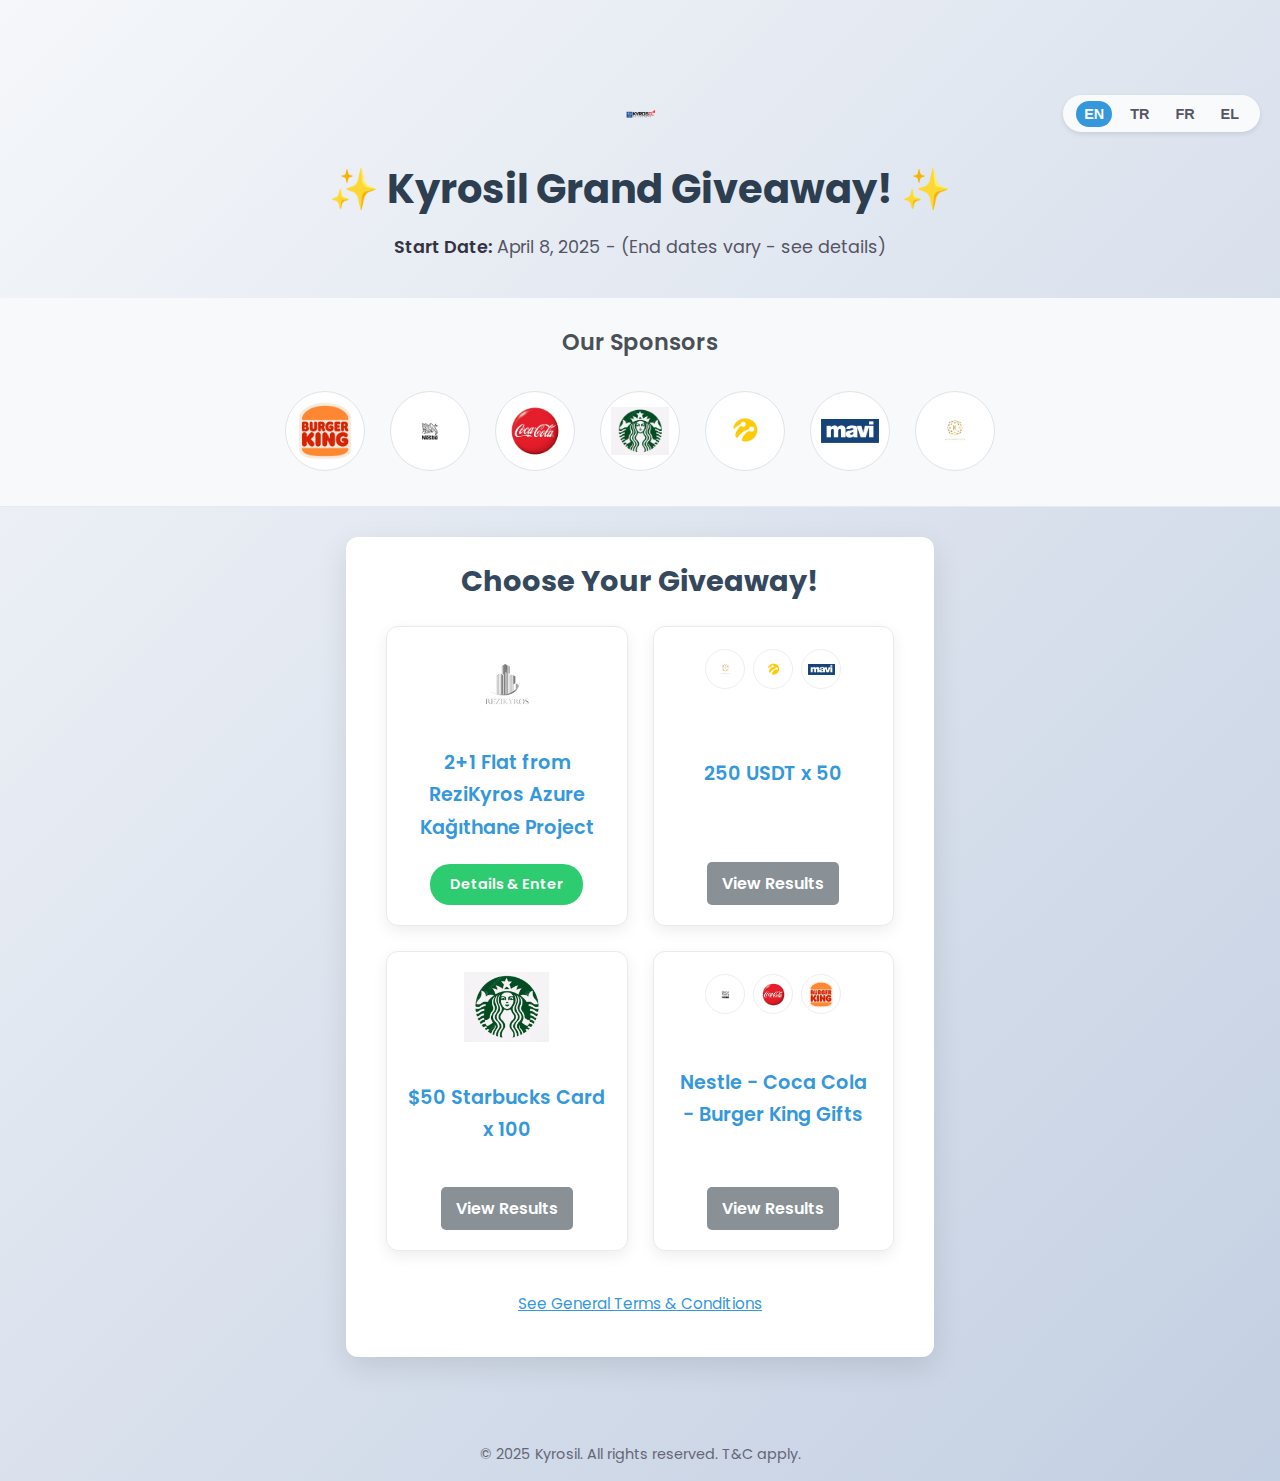
<file: index.html>
<!DOCTYPE html>
<html lang="en">
<head>
    <meta charset="UTF-8">
    <meta name="viewport" content="width=device-width, initial-scale=1.0">
    <title data-lang-key="pageTitle">Kyrosil Grand Giveaway</title>
    <link rel="preconnect" href="https://fonts.googleapis.com">
    <link rel="preconnect" href="https://fonts.gstatic.com" crossorigin>
    <link href="https://fonts.googleapis.com/css2?family=Poppins:wght@300;400;600;700&display=swap" rel="stylesheet">
    <link rel="stylesheet" href="style.css">
    <style>
        /* Gerekirse ek stiller buraya eklenebilir veya style.css'e */
        .index-results-btn {
            display: inline-block;
            padding: 8px 15px; /* Orijinal butona benzer padding */
            background-color: #6c757d; /* Örnek: Gri tonu */
            color: white;
            border-radius: 5px; /* Orijinal butona benzer köşe */
            text-align: center;
            margin-top: 10px;
            font-weight: 600;
            text-decoration: none;
            border: none; /* Kenarlık yok */
            cursor: default; /* Tıklanabilir değil gibi göstermek için (opsiyonel) */
            opacity: 0.8; /* Biraz soluk göstermek için (opsiyonel) */
        }
         /* index.html'e özel diğer stiller buraya gelebilir */
    </style>
</head>
<body>

    <header class="app-header">
        <div class="language-switcher">
            <button data-lang="en">EN</button> <button data-lang="tr">TR</button> <button data-lang="fr">FR</button> <button data-lang="el">EL</button>
        </div>
        <img src="cropped-adsiz_tasarim-removebg-preview-1.webp" alt="Kyrosil Logo" class="main-logo">
        <h1 data-lang-key="mainHeading">✨ Kyrosil Grand Giveaway! ✨</h1>
         <p class="date-range">
             <strong data-lang-key="rulesStartDateLabel">Start Date:</strong> <span data-lang-key="rulesStartDateValue">April 8, 2025</span> -
             <span data-lang-key="endDateVaries">(End dates vary - see details)</span>
         </p>
    </header>

    <section class="main-page-sponsors">
        <h2 data-lang-key="sponsorsTitle">Our Sponsors</h2>
        <div class="sponsor-logos">
             <div class="logo-frame"><img src="image-1.webp" alt="Burger King"></div>
             <div class="logo-frame"><img src="image-3.webp" alt="Nestle"></div>
             <div class="logo-frame"><img src="image-5.webp" alt="Coca Cola"></div>
             <div class="logo-frame"><img src="image-7.webp" alt="Starbucks"></div>
             <div class="logo-frame"><img src="image-8.webp" alt="Turkcell"></div>
             <div class="logo-frame"><img src="image-11.webp" alt="Mavi"></div>
             <div class="logo-frame"><img src="adsiz-tasarim_20250407_210653_0000-1.webp" alt="Kyroservices Global"></div>
        </div>
    </section>

    <main class="container index-container">
        <h2 data-lang-key="indexChoiceTitle">Choose Your Giveaway!</h2>
        <div class="index-choices">
             <a href="giveaway1.html" class="index-choice-card card-giveaway1">
                 <img src="adsiz-tasarim_20250407_210715_0000-1.webp" alt="ReziKyros Flat" class="choice-img-small">
                 <h3 data-lang-key="indexPrize1Title">2+1 Flat</h3>
                 <span class="index-enter-btn" data-lang-key="indexEnterButton">Details & Enter</span>
             </a>
             <a href="giveaway2.html" class="index-choice-card card-giveaway2">
                  <div class="prize-logo-group small">
                      <div class="logo-frame small"><img src="adsiz-tasarim_20250407_210653_0000-1.webp" alt="Kyroservices Global"></div>
                      <div class="logo-frame small"><img src="image-8.webp" alt="Turkcell"></div>
                      <div class="logo-frame small"><img src="image-11.webp" alt="Mavi"></div>
                  </div>
                 <h3 data-lang-key="indexPrize2Title">250 USDT x 50</h3>
                 <span class="index-results-btn" data-lang-key="viewResultsButton">View Results</span>
             </a>
             <a href="giveaway3.html" class="index-choice-card card-giveaway3">
                 <img src="image-7.webp" alt="Starbucks Gift Card" class="choice-img-small">
                 <h3 data-lang-key="indexPrize3Title">$50 Starbucks Card x 100</h3>
                 <span class="index-results-btn" data-lang-key="viewResultsButton">View Results</span>
             </a>
             <a href="giveaway4.html" class="index-choice-card card-giveaway4">
                  <div class="prize-logo-group small">
                      <div class="logo-frame small"><img src="image-3.webp" alt="Nestle"></div>
                      <div class="logo-frame small"><img src="image-5.webp" alt="Coca Cola"></div>
                      <div class="logo-frame small"><img src="image-1.webp" alt="Burger King"></div>
                  </div>
                 <h3 data-lang-key="indexPrize4Title">Nestle - Coca Cola - Burger King Gifts</h3>
                 <span class="index-results-btn" data-lang-key="viewResultsButton">View Results</span>
             </a>
        </div>
         <p class="general-terms-link"> <a href="giveaway1.html#rules" data-lang-key="indexRulesLink">See General Terms & Conditions</a> </p>
    </main>

    <footer class="app-footer">
        <p><span data-lang-key="footerRights">© 2025 Kyrosil. All rights reserved.</span> <span data-lang-key="footerTnc">T&C apply.</span></p>
    </footer>
    <script src="script.js"></script>
</body>
</html>
</file>
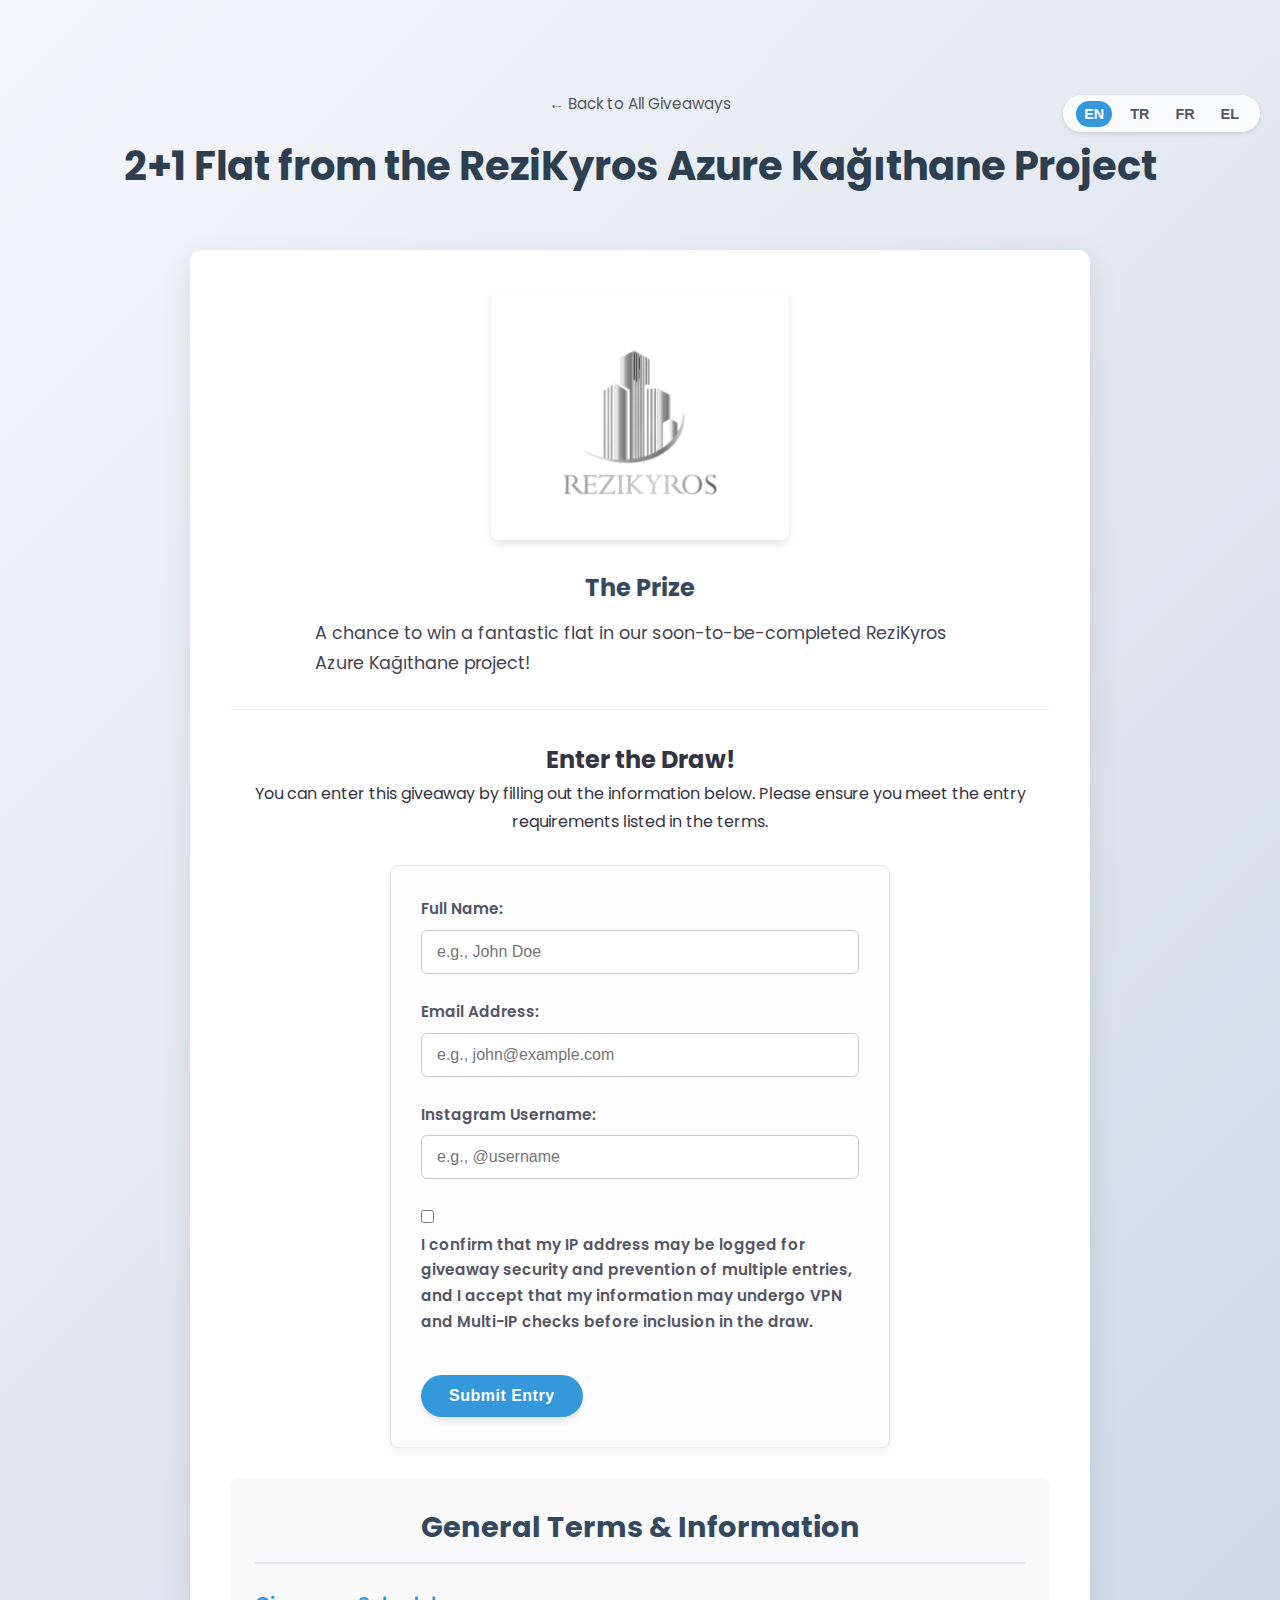
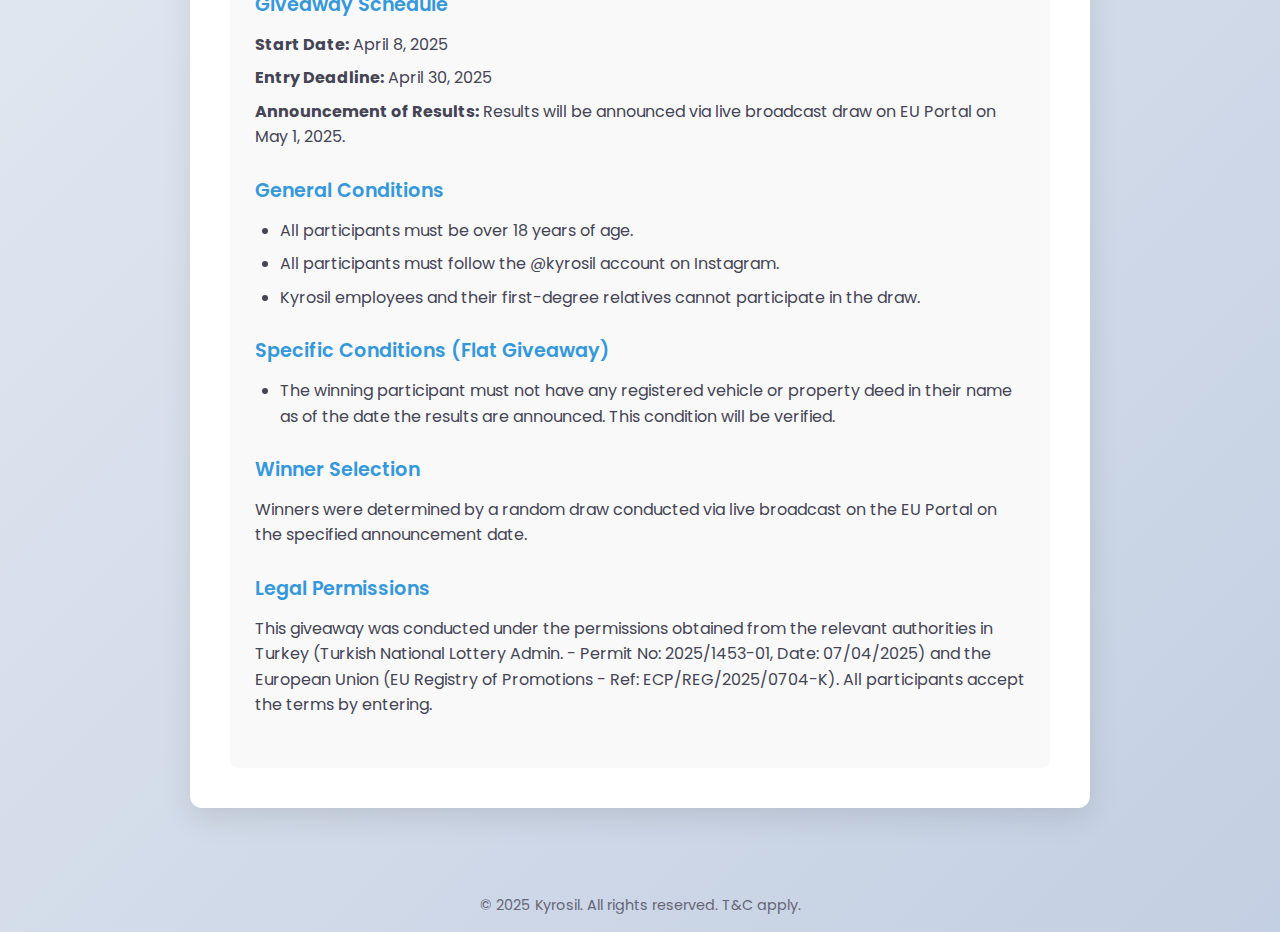
<file: giveaway1.html>
<!DOCTYPE html>
<html lang="en">
<head>
    <meta charset="UTF-8">
    <meta name="viewport" content="width=device-width, initial-scale=1.0">
    <title data-lang-key="pageTitleGiveaway1">Flat Giveaway - Kyrosil</title>
    <link rel="stylesheet" href="style.css">
    <link rel="preconnect" href="https://fonts.googleapis.com">
    <link rel="preconnect" href="https://fonts.gstatic.com" crossorigin>
    <link href="https://fonts.googleapis.com/css2?family=Poppins:wght@300;400;600;700&display=swap" rel="stylesheet">
</head>
<body>
    <header class="app-header">
        <div class="language-switcher"> <button data-lang="en">EN</button> <button data-lang="tr">TR</button> <button data-lang="fr">FR</button> <button data-lang="el">EL</button> </div>
        <a href="index.html" class="back-link" data-lang-key="detailBackButton">&larr; Back to All Giveaways</a>
        <h1 data-lang-key="prize1Title">2+1 Flat from ReziKyros Azure Kağıthane</h1>
    </header>
    <main class="container detail-container">
        <section id="prize-details" class="section">
            <img src="adsiz-tasarim_20250407_210715_0000-1.webp" alt="ReziKyros Azure Kağıthane Flat" class="prize-detail-img">
            <h2 data-lang-key="detailPrizeTitle">The Prize</h2>
            <p data-lang-key="prize1Desc">A chance to win a fantastic flat in our soon-to-be-completed ReziKyros Azure Kağıthane project!</p>
        </section>
        <section id="giveaway1-section" class="section">
            <h2 data-lang-key="detailFormTitle">Enter the Draw!</h2>
            <p data-lang-key="formDescGeneric">You can enter this giveaway by filling out the information below. Please ensure you meet the entry requirements listed in the terms.</p>
            <form id="form-giveaway1" class="giveaway-form">
                <div class="form-group"> <label for="name1" data-lang-key="formNameLabel">Full Name:</label> <input type="text" id="name1" name="name" data-lang-key="formNamePlaceholder" placeholder="e.g., John Doe" required> </div>
                <div class="form-group"> <label for="email1" data-lang-key="formEmailLabel">Email Address:</label> <input type="email" id="email1" name="email" data-lang-key="formEmailPlaceholder" placeholder="e.g., john@example.com" required> </div>
                <div class="form-group"> <label for="insta1" data-lang-key="formInstaLabel">Instagram Username:</label> <input type="text" id="insta1" name="instagram" data-lang-key="formInstaPlaceholder" placeholder="e.g., @username" required> </div>
                <div class="form-group consent"> <input type="checkbox" id="ipConsent1" name="ipConsent" required> <label for="ipConsent1" data-lang-key="formIpConsentLabel">I confirm that my IP address may be logged for giveaway security...</label> </div>
                <div id="form-message" class="form-message hidden"> <p data-lang-key="formThanksMessage">Thank you for entering! Good luck.</p> </div>
                <button type="submit" class="btn-submit btn-primary" data-lang-key="formSubmitButton">Submit Entry</button>
            </form>
        </section>
        <section id="rules" class="section content-section">
             <h2 data-lang-key="rulesTitle">General Terms & Information</h2>
             <div class="rule-block">
                 <h4 data-lang-key="rulesScheduleTitle">Giveaway Schedule</h4>
                 <p><strong data-lang-key="rulesStartDateLabel">Start Date:</strong> <span data-lang-key="rulesStartDateValue">April 8, 2025</span></p>
                 <p><strong data-lang-key="rulesEndDateLabel">Entry Deadline:</strong> <span data-lang-key="giveaway1EndDateValue">April 30, 2025</span></p>
                 <p><strong data-lang-key="rulesAnnounceTitle">Announcement of Results:</strong> <span data-lang-key="giveaway1AnnounceDesc">Results will be announced via live broadcast draw on EU Portal on May 1, 2025.</span></p>
             </div>
             <div class="rule-block">
                 <h4 data-lang-key="rulesGeneralCondTitle">General Conditions</h4>
                 <ul> <li data-lang-key="rulesCond1">All participants must be over 18 years of age.</li> <li data-lang-key="rulesCond2">All participants must follow the @kyrosil account on Instagram.</li> <li data-lang-key="rulesCond3">Kyrosil employees and their first-degree relatives cannot participate in the draw.</li> </ul>
             </div>
             <div class="rule-block">
                 <h4 data-lang-key="rulesSpecialCond1Title">Specific Conditions (Flat Giveaway)</h4>
                 <ul> <li data-lang-key="rulesSpecialCond1Item1">The winning participant must not have any registered vehicle or property deed...</li> </ul>
             </div>
             <div class="rule-block"> <h4 data-lang-key="rulesWinnerSelTitle">Winner Selection</h4> <p data-lang-key="rulesWinnerSelDesc">Winners will be determined by a random draw conducted via live broadcast...</p> </div>
             <div class="rule-block"> <h4 data-lang-key="legalTitle">Legal Permissions</h4> <p data-lang-key="legalDesc">This giveaway is conducted under the permissions obtained...</p> </div>
         </section>
    </main>
    <footer class="app-footer"> <p><span data-lang-key="footerRights">© 2025 Kyrosil. All rights reserved.</span> <span data-lang-key="footerTnc">T&C apply.</span></p> </footer>
    <script src="script.js"></script>
</body>
</html>
</file>
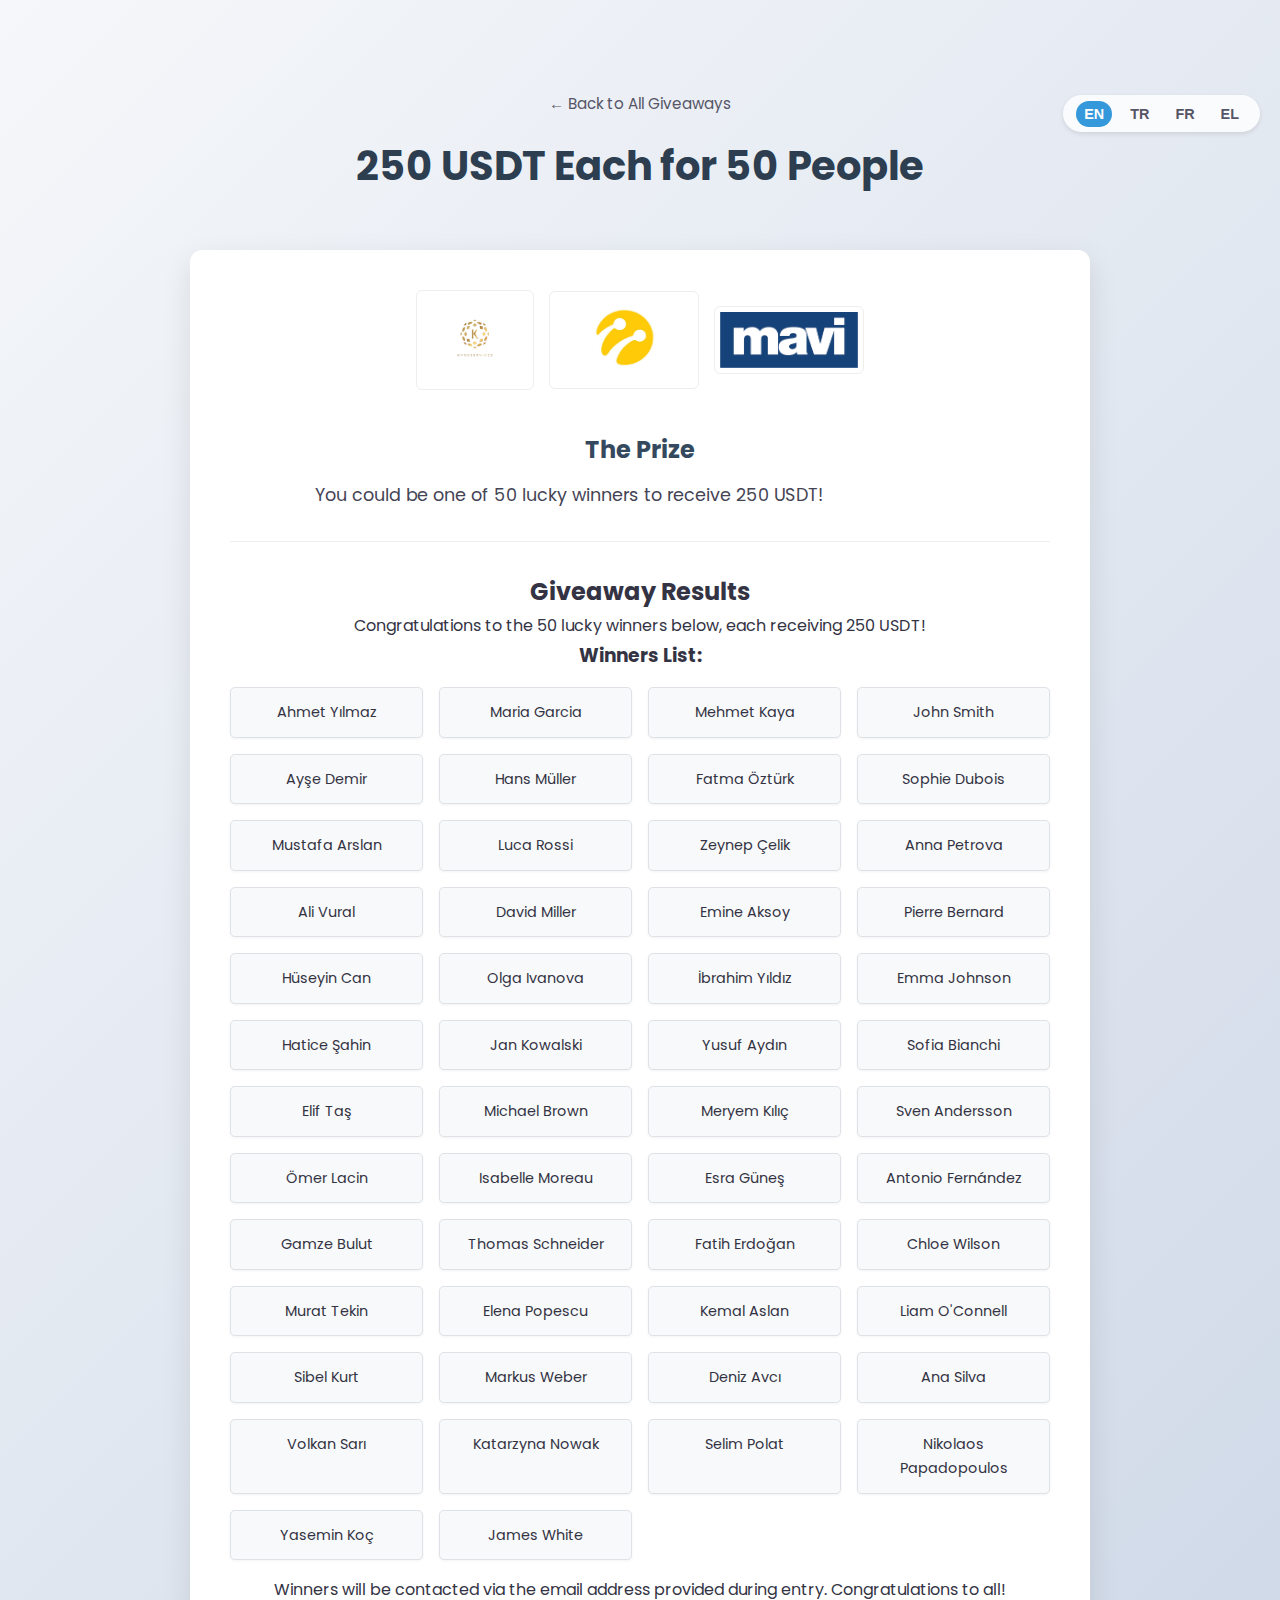
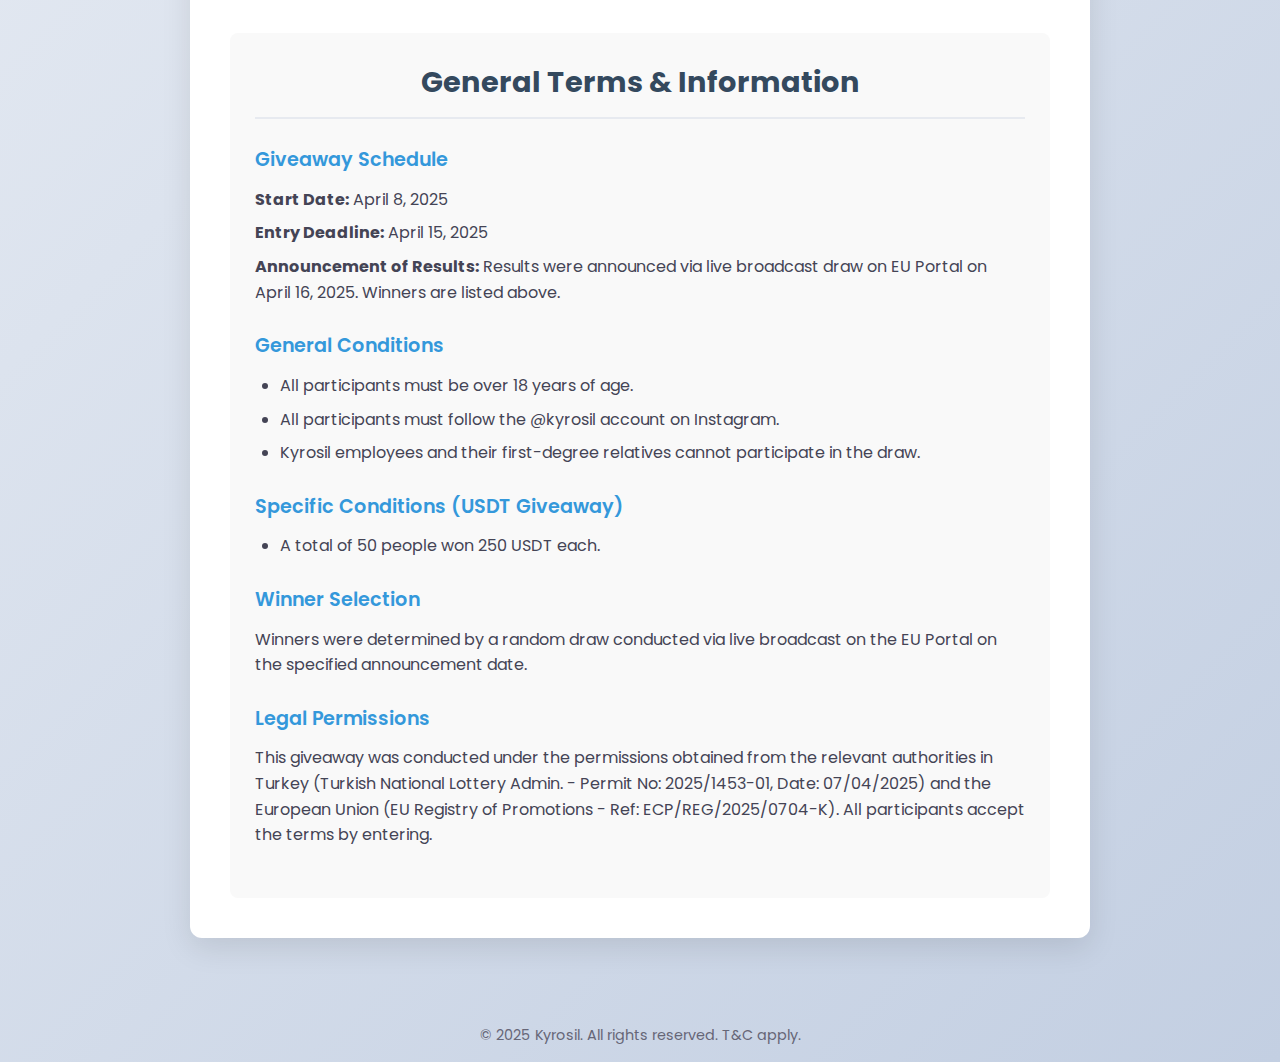
<file: giveaway2.html>
<!DOCTYPE html>
<html lang="en">
<head>
    <meta charset="UTF-8">
    <meta name="viewport" content="width=device-width, initial-scale=1.0">
    <title data-lang-key="pageTitleGiveaway2">USDT Giveaway - Kyrosil</title>
    <link rel="stylesheet" href="style.css">
    <link rel="preconnect" href="https://fonts.googleapis.com">
    <link rel="preconnect" href="https://fonts.gstatic.com" crossorigin>
    <link href="https://fonts.googleapis.com/css2?family=Poppins:wght@300;400;600;700&display=swap" rel="stylesheet">

    <style>
      .winners-grid {
        display: grid;
        grid-template-columns: repeat(auto-fit, minmax(180px, 1fr));
        gap: 1rem;
        list-style: none;
        padding: 0;
        margin-top: 1em;
      }
      .winners-grid li {
        background-color: #f8f9fa;
        border: 1px solid #dee2e6;
        padding: 0.75rem 1rem;
        border-radius: 0.3rem;
        text-align: center;
        font-size: 0.9em;
        box-shadow: 0 1px 3px rgba(0, 0, 0, 0.05);
        transition: transform 0.2s ease, box-shadow 0.2s ease;
      }
      .winners-grid li:hover {
        transform: translateY(-2px);
        box-shadow: 0 4px 8px rgba(0, 0, 0, 0.1);
      }
      @media (max-width: 480px) {
        .winners-grid {
          gap: 0.75rem;
        }
        .winners-grid li {
           padding: 0.6rem 0.8rem;
           font-size: 0.85em;
        }
      }
    </style>

</head>
<body>
    <header class="app-header">
        <div class="language-switcher"> <button data-lang="en">EN</button> <button data-lang="tr">TR</button> <button data-lang="fr">FR</button> <button data-lang="el">EL</button> </div>
        <a href="index.html" class="back-link" data-lang-key="detailBackButton">&larr; Back to All Giveaways</a>
        <h1 data-lang-key="prize2Title">250 USDT Each for 50 People</h1>
    </header>
    <main class="container detail-container">
        <section id="prize-details" class="section">
             <div class="prize-logo-group">
                 <img src="adsiz-tasarim_20250407_210653_0000-1.webp" alt="Kyroservices Global Logo" class="prize-detail-img multi-logo">
                 <img src="image-8.webp" alt="Turkcell Logo" class="prize-detail-img multi-logo">
                 <img src="image-11.webp" alt="Mavi Logo" class="prize-detail-img multi-logo">
             </div>
            <h2 data-lang-key="detailPrizeTitle">The Prize</h2>
            <p data-lang-key="prize2Desc">You could be one of 50 lucky winners to receive 250 USDT!</p>
        </section>

        <section id="results-section" class="section">
            <h2 data-lang-key="resultsTitle">Giveaway Results</h2>
            <p data-lang-key="resultsSummary">Congratulations to the 50 lucky winners below, each receiving 250 USDT!</p>
            <h3 data-lang-key="winnersListTitle">Winners List:</h3>
            <ol class="winners-list winners-grid">
                <li>Ahmet Yılmaz</li>
                <li>Maria Garcia</li>
                <li>Mehmet Kaya</li>
                <li>John Smith</li>
                <li>Ayşe Demir</li>
                <li>Hans Müller</li>
                <li>Fatma Öztürk</li>
                <li>Sophie Dubois</li>
                <li>Mustafa Arslan</li>
                <li>Luca Rossi</li>
                <li>Zeynep Çelik</li>
                <li>Anna Petrova</li>
                <li>Ali Vural</li>
                <li>David Miller</li>
                <li>Emine Aksoy</li>
                <li>Pierre Bernard</li>
                <li>Hüseyin Can</li>
                <li>Olga Ivanova</li>
                <li>İbrahim Yıldız</li>
                <li>Emma Johnson</li>
                <li>Hatice Şahin</li>
                <li>Jan Kowalski</li>
                <li>Yusuf Aydın</li>
                <li>Sofia Bianchi</li>
                <li>Elif Taş</li>
                <li>Michael Brown</li>
                <li>Meryem Kılıç</li>
                <li>Sven Andersson</li>
                <li>Ömer Lacin</li>
                <li>Isabelle Moreau</li>
                <li>Esra Güneş</li>
                <li>Antonio Fernández</li>
                <li>Gamze Bulut</li>
                <li>Thomas Schneider</li>
                <li>Fatih Erdoğan</li>
                <li>Chloe Wilson</li>
                <li>Murat Tekin</li>
                <li>Elena Popescu</li>
                <li>Kemal Aslan</li>
                <li>Liam O'Connell</li>
                <li>Sibel Kurt</li>
                <li>Markus Weber</li>
                <li>Deniz Avcı</li>
                <li>Ana Silva</li>
                <li>Volkan Sarı</li>
                <li>Katarzyna Nowak</li>
                <li>Selim Polat</li>
                <li>Nikolaos Papadopoulos</li>
                <li>Yasemin Koç</li>
                <li>James White</li>
            </ol>
            <p style="margin-top: 1em;" data-lang-key="resultsContact">Winners will be contacted via the email address provided during entry. Congratulations to all!</p>
        </section>

        <section id="rules" class="section content-section">
            <h2 data-lang-key="rulesTitle">General Terms & Information</h2>
            <div class="rule-block">
                <h4 data-lang-key="rulesScheduleTitle">Giveaway Schedule</h4>
                <p><strong data-lang-key="rulesStartDateLabel">Start Date:</strong> <span data-lang-key="rulesStartDateValue">April 8, 2025</span></p>
                <p><strong data-lang-key="rulesEndDateLabel">Entry Deadline:</strong> <span data-lang-key="giveaway2EndDateValue">April 15, 2025</span></p>
                <p><strong data-lang-key="rulesAnnounceTitle">Announcement of Results:</strong> <span data-lang-key="giveaway2AnnounceDesc">Results were announced via live broadcast draw on EU Portal on April 16, 2025. Winners are listed above.</span></p>
            </div>
            <div class="rule-block">
                <h4 data-lang-key="rulesGeneralCondTitle">General Conditions</h4>
                 <ul> <li data-lang-key="rulesCond1">All participants must be over 18 years of age.</li> <li data-lang-key="rulesCond2">All participants must follow the @kyrosil account on Instagram.</li> <li data-lang-key="rulesCond3">Kyrosil employees and their first-degree relatives cannot participate...</li> </ul>
            </div>
             <div class="rule-block">
                <h4 data-lang-key="rulesSpecialCond2Title">Specific Conditions (USDT Giveaway)</h4>
                <ul> <li data-lang-key="rulesSpecialCond2Item1">A total of 50 people won 250 USDT each.</li> </ul>
            </div>
            <div class="rule-block"> <h4 data-lang-key="rulesWinnerSelTitle">Winner Selection</h4> <p data-lang-key="rulesWinnerSelDesc">Winners were determined by a random draw...</p> </div>
            <div class="rule-block"> <h4 data-lang-key="legalTitle">Legal Permissions</h4> <p data-lang-key="legalDesc">This giveaway was conducted under the permissions obtained...</p> </div>
        </section>
    </main>
    <footer class="app-footer"> <p><span data-lang-key="footerRights">© 2025 Kyrosil. All rights reserved.</span> <span data-lang-key="footerTnc">T&C apply.</span></p> </footer>
    <script src="script.js"></script>
</body>
</html>
</file>
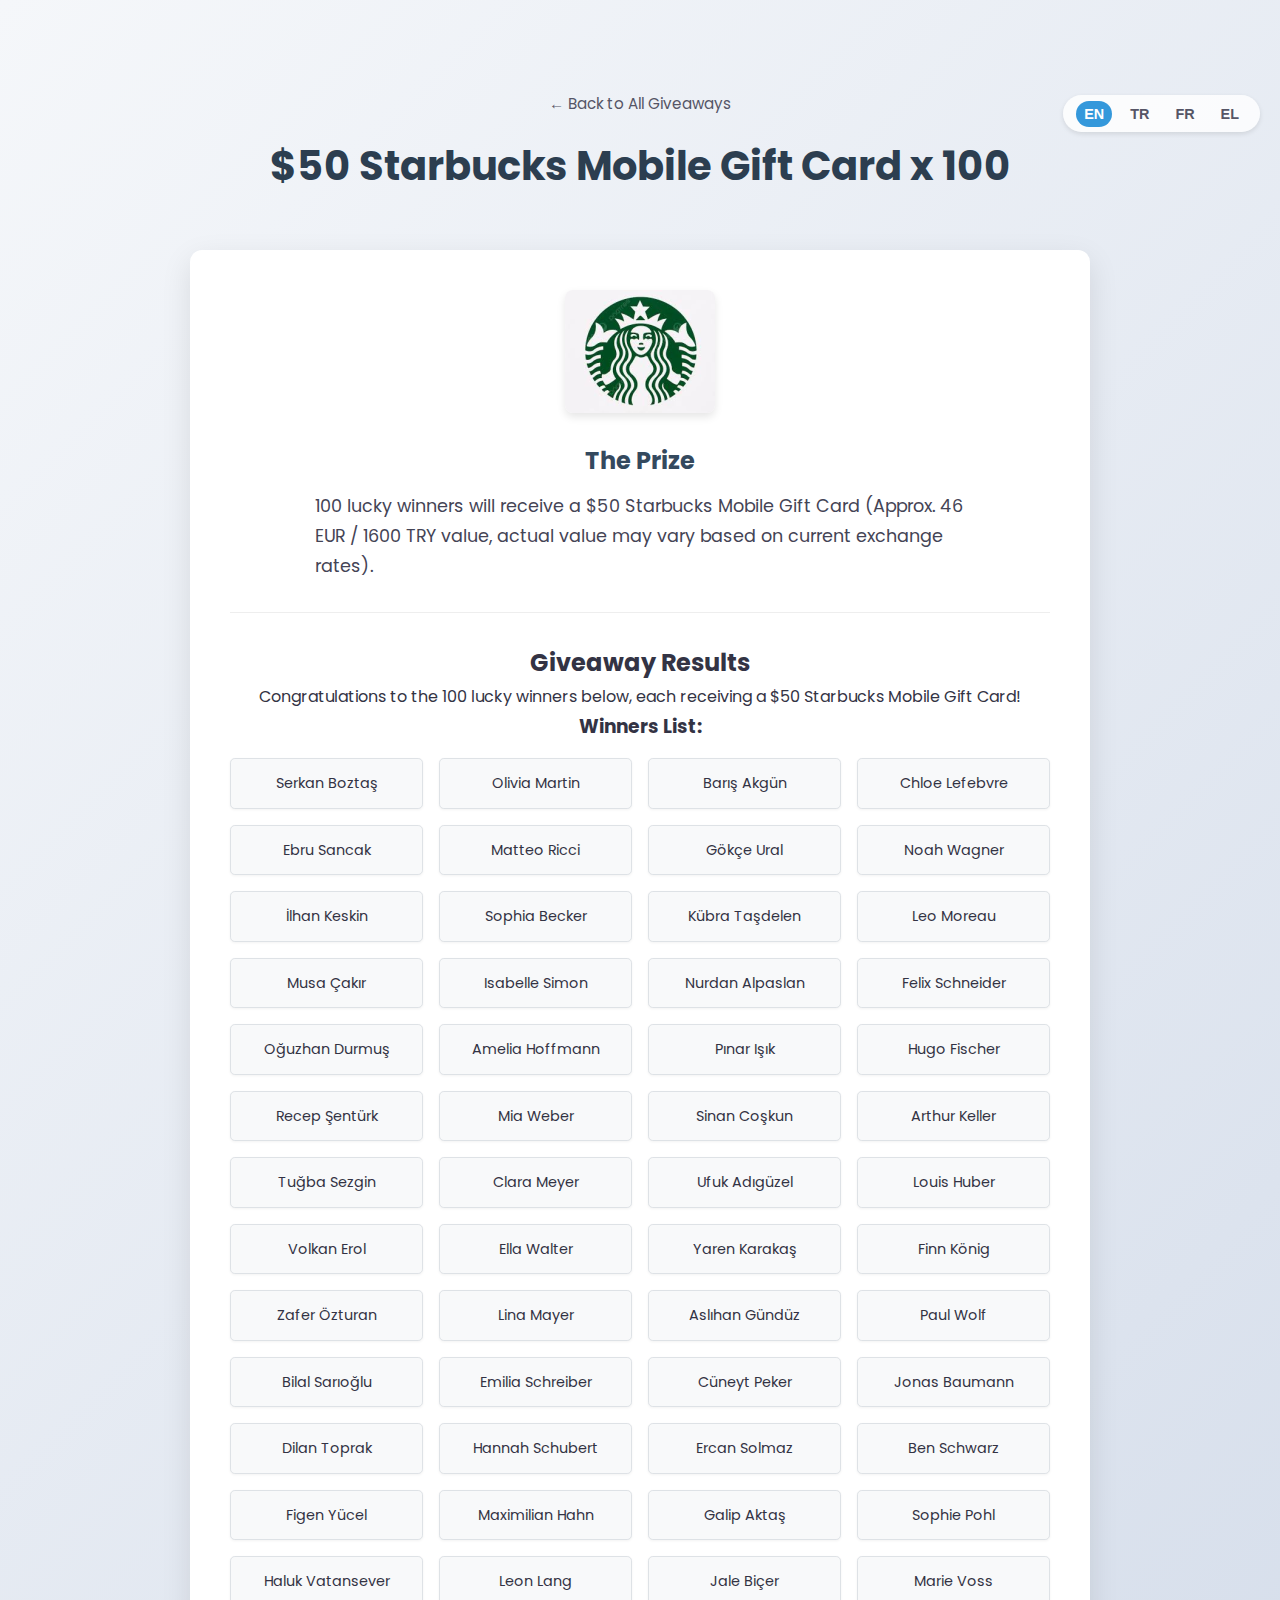
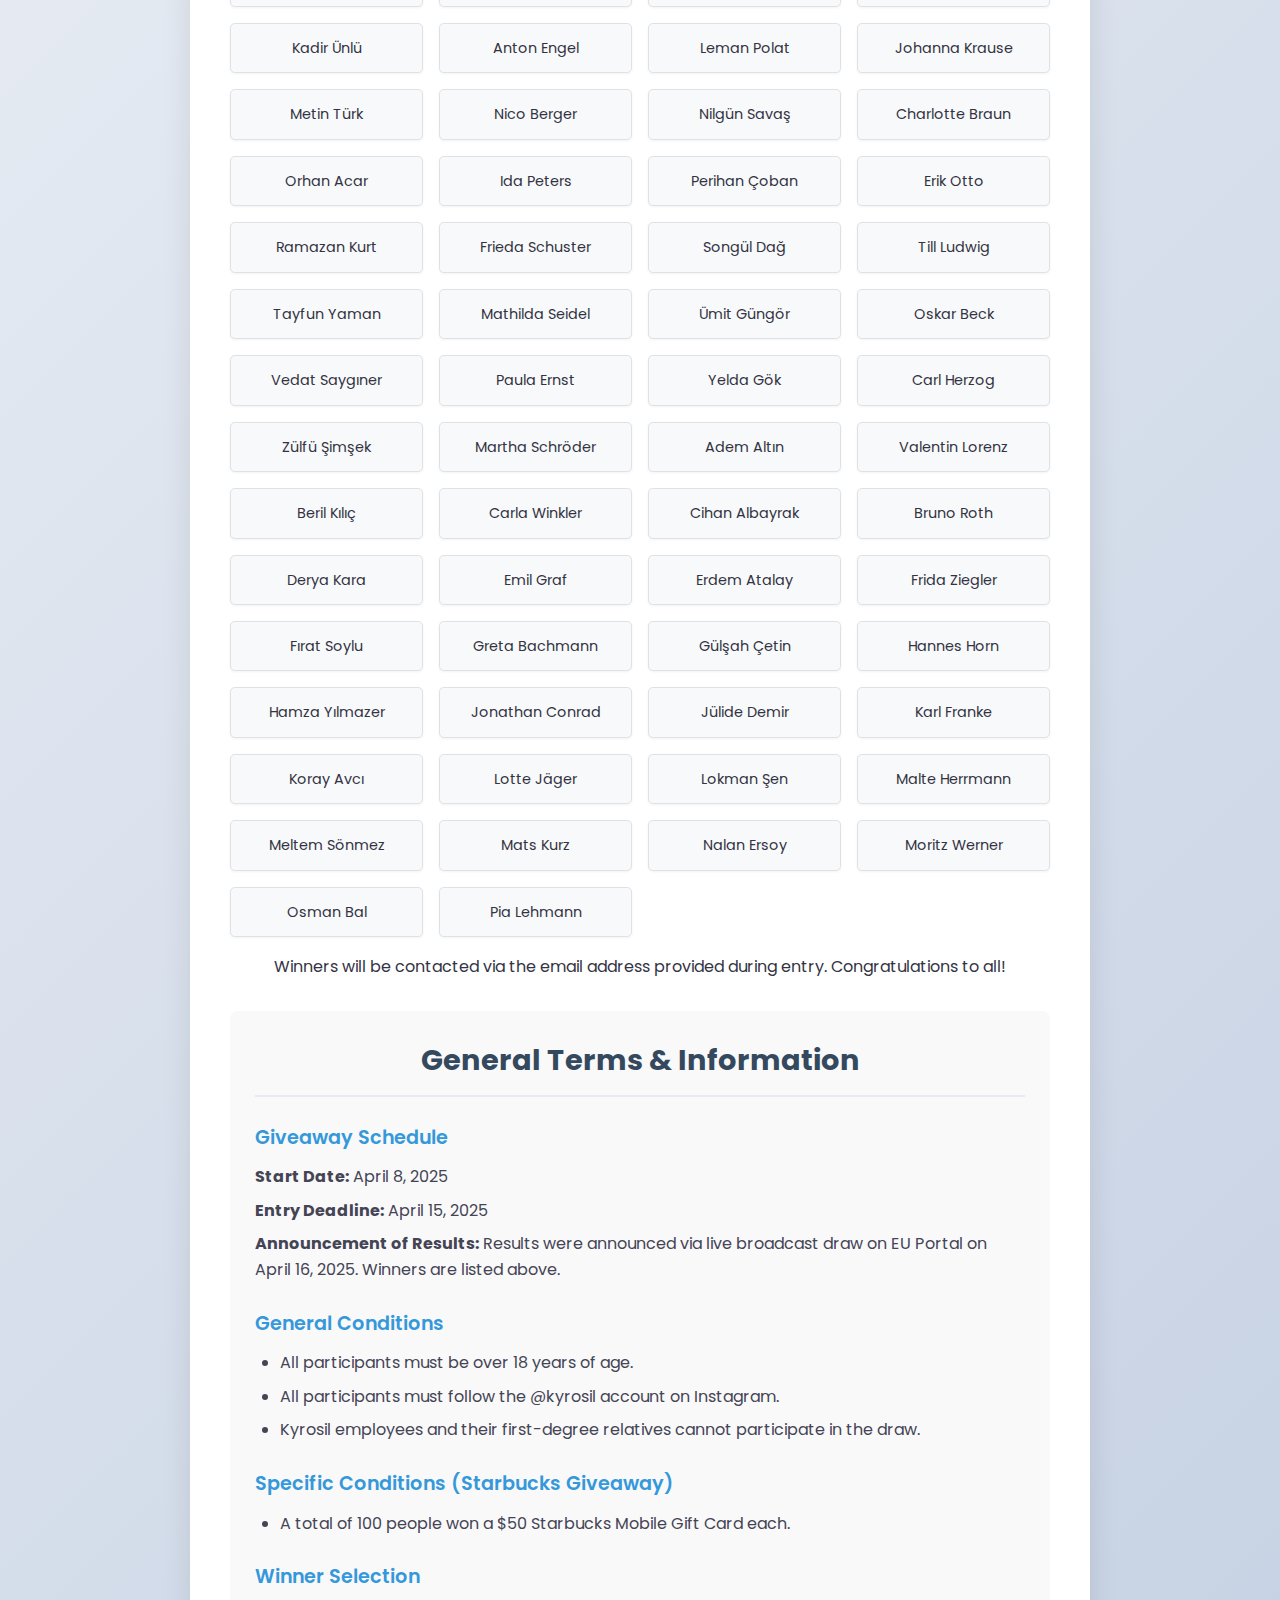
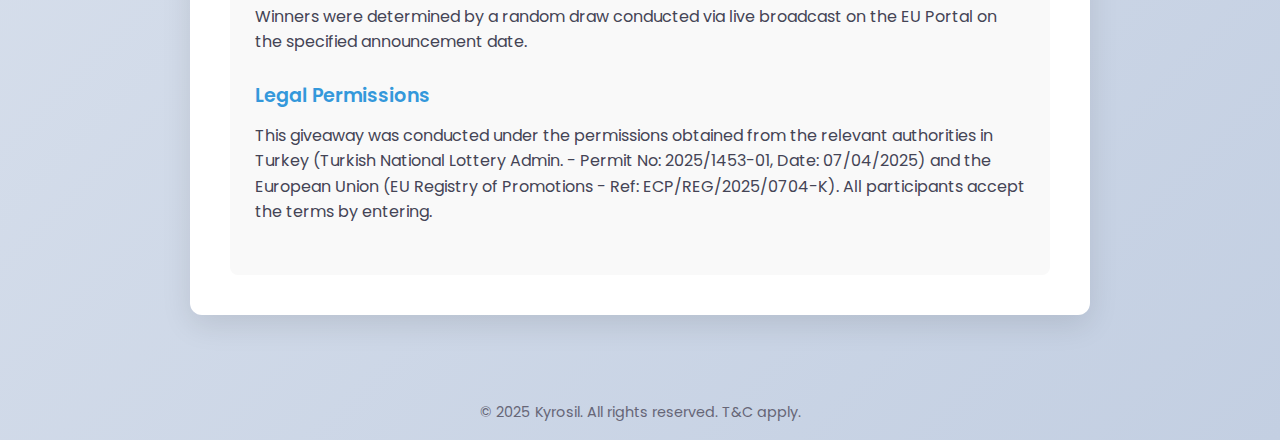
<file: giveaway3.html>
<!DOCTYPE html>
<html lang="en">
<head>
    <meta charset="UTF-8">
    <meta name="viewport" content="width=device-width, initial-scale=1.0">
    <title data-lang-key="pageTitleGiveaway3">Starbucks Giveaway - Kyrosil</title>
    <link rel="stylesheet" href="style.css">
    <link rel="preconnect" href="https://fonts.googleapis.com">
    <link rel="preconnect" href="https://fonts.gstatic.com" crossorigin>
    <link href="https://fonts.googleapis.com/css2?family=Poppins:wght@300;400;600;700&display=swap" rel="stylesheet">

    <style>
      /* Kazananlar Grid Stilleri */
      .winners-grid {
        display: grid;
        grid-template-columns: repeat(auto-fit, minmax(180px, 1fr));
        gap: 1rem;
        list-style: none;
        padding: 0;
        margin-top: 1em;
      }
      .winners-grid li {
        background-color: #f8f9fa;
        border: 1px solid #dee2e6;
        padding: 0.75rem 1rem;
        border-radius: 0.3rem;
        text-align: center;
        font-size: 0.9em;
        box-shadow: 0 1px 3px rgba(0, 0, 0, 0.05);
        transition: transform 0.2s ease, box-shadow 0.2s ease;
      }
      .winners-grid li:hover {
        transform: translateY(-2px);
        box-shadow: 0 4px 8px rgba(0, 0, 0, 0.1);
      }
      @media (max-width: 480px) {
        .winners-grid {
          gap: 0.75rem;
        }
        .winners-grid li {
           padding: 0.6rem 0.8rem;
           font-size: 0.85em;
        }
      }
    </style>

</head>
<body>
    <header class="app-header">
        <div class="language-switcher"> <button data-lang="en">EN</button> <button data-lang="tr">TR</button> <button data-lang="fr">FR</button> <button data-lang="el">EL</button> </div>
        <a href="index.html" class="back-link" data-lang-key="detailBackButton">&larr; Back to All Giveaways</a>
        <h1 data-lang-key="prize3Title">$50 Starbucks Mobile Gift Card x 100</h1>
    </header>
    <main class="container detail-container">
        <section id="prize-details" class="section">
            <img src="image-7.webp" alt="Starbucks Gift Card" class="prize-detail-img">
            <h2 data-lang-key="detailPrizeTitle">The Prize</h2>
            <p data-lang-key="prize3Desc">100 lucky winners will receive a $50 Starbucks Mobile Gift Card...</p>
        </section>

        <section id="results-section" class="section">
            <h2 data-lang-key="resultsTitle">Giveaway Results</h2>
            <p data-lang-key="resultsSummary3">Congratulations to the 100 lucky winners below, each receiving a $50 Starbucks Mobile Gift Card!</p>
            <h3 data-lang-key="winnersListTitle">Winners List:</h3>
            <ol class="winners-list winners-grid">
                <li>Serkan Boztaş</li>
                <li>Olivia Martin</li>
                <li>Barış Akgün</li>
                <li>Chloe Lefebvre</li>
                <li>Ebru Sancak</li>
                <li>Matteo Ricci</li>
                <li>Gökçe Ural</li>
                <li>Noah Wagner</li>
                <li>İlhan Keskin</li>
                <li>Sophia Becker</li>
                <li>Kübra Taşdelen</li>
                <li>Leo Moreau</li>
                <li>Musa Çakır</li>
                <li>Isabelle Simon</li>
                <li>Nurdan Alpaslan</li>
                <li>Felix Schneider</li>
                <li>Oğuzhan Durmuş</li>
                <li>Amelia Hoffmann</li>
                <li>Pınar Işık</li>
                <li>Hugo Fischer</li>
                <li>Recep Şentürk</li>
                <li>Mia Weber</li>
                <li>Sinan Coşkun</li>
                <li>Arthur Keller</li>
                <li>Tuğba Sezgin</li>
                <li>Clara Meyer</li>
                <li>Ufuk Adıgüzel</li>
                <li>Louis Huber</li>
                <li>Volkan Erol</li>
                <li>Ella Walter</li>
                <li>Yaren Karakaş</li>
                <li>Finn König</li>
                <li>Zafer Özturan</li>
                <li>Lina Mayer</li>
                <li>Aslıhan Gündüz</li>
                <li>Paul Wolf</li>
                <li>Bilal Sarıoğlu</li>
                <li>Emilia Schreiber</li>
                <li>Cüneyt Peker</li>
                <li>Jonas Baumann</li>
                <li>Dilan Toprak</li>
                <li>Hannah Schubert</li>
                <li>Ercan Solmaz</li>
                <li>Ben Schwarz</li>
                <li>Figen Yücel</li>
                <li>Maximilian Hahn</li>
                <li>Galip Aktaş</li>
                <li>Sophie Pohl</li>
                <li>Haluk Vatansever</li>
                <li>Leon Lang</li>
                <li>Jale Biçer</li>
                <li>Marie Voss</li>
                <li>Kadir Ünlü</li>
                <li>Anton Engel</li>
                <li>Leman Polat</li>
                <li>Johanna Krause</li>
                <li>Metin Türk</li>
                <li>Nico Berger</li>
                <li>Nilgün Savaş</li>
                <li>Charlotte Braun</li>
                <li>Orhan Acar</li>
                <li>Ida Peters</li>
                <li>Perihan Çoban</li>
                <li>Erik Otto</li>
                <li>Ramazan Kurt</li>
                <li>Frieda Schuster</li>
                <li>Songül Dağ</li>
                <li>Till Ludwig</li>
                <li>Tayfun Yaman</li>
                <li>Mathilda Seidel</li>
                <li>Ümit Güngör</li>
                <li>Oskar Beck</li>
                <li>Vedat Saygıner</li>
                <li>Paula Ernst</li>
                <li>Yelda Gök</li>
                <li>Carl Herzog</li>
                <li>Zülfü Şimşek</li>
                <li>Martha Schröder</li>
                <li>Adem Altın</li>
                <li>Valentin Lorenz</li>
                <li>Beril Kılıç</li>
                <li>Carla Winkler</li>
                <li>Cihan Albayrak</li>
                <li>Bruno Roth</li>
                <li>Derya Kara</li>
                <li>Emil Graf</li>
                <li>Erdem Atalay</li>
                <li>Frida Ziegler</li>
                <li>Fırat Soylu</li>
                <li>Greta Bachmann</li>
                <li>Gülşah Çetin</li>
                <li>Hannes Horn</li>
                <li>Hamza Yılmazer</li>
                <li>Jonathan Conrad</li>
                <li>Jülide Demir</li>
                <li>Karl Franke</li>
                <li>Koray Avcı</li>
                <li>Lotte Jäger</li>
                <li>Lokman Şen</li>
                <li>Malte Herrmann</li>
                <li>Meltem Sönmez</li>
                <li>Mats Kurz</li>
                <li>Nalan Ersoy</li>
                <li>Moritz Werner</li>
                <li>Osman Bal</li>
                <li>Pia Lehmann</li>
            </ol>
            <p style="margin-top: 1em;" data-lang-key="resultsContact">Winners will be contacted via the email address provided during entry. Congratulations to all!</p>
        </section>

        <section id="rules" class="section content-section">
            <h2 data-lang-key="rulesTitle">General Terms & Information</h2>
            <div class="rule-block">
                <h4 data-lang-key="rulesScheduleTitle">Giveaway Schedule</h4>
                <p><strong data-lang-key="rulesStartDateLabel">Start Date:</strong> <span data-lang-key="rulesStartDateValue">April 8, 2025</span></p>
                <p><strong data-lang-key="rulesEndDateLabel">Entry Deadline:</strong> <span data-lang-key="giveaway3EndDateValue">April 15, 2025</span></p>
                <p><strong data-lang-key="rulesAnnounceTitle">Announcement of Results:</strong> <span data-lang-key="giveaway3AnnounceDesc">Results were announced via live broadcast draw on EU Portal on April 16, 2025. Winners are listed above.</span></p>
            </div>
            <div class="rule-block">
                <h4 data-lang-key="rulesGeneralCondTitle">General Conditions</h4>
                 <ul> <li data-lang-key="rulesCond1">All participants must be over 18 years of age.</li> <li data-lang-key="rulesCond2">All participants must follow the @kyrosil account on Instagram.</li> <li data-lang-key="rulesCond3">Kyrosil employees and their first-degree relatives cannot participate...</li> </ul>
            </div>
             <div class="rule-block">
                <h4 data-lang-key="rulesSpecialCond3Title">Specific Conditions (Starbucks Giveaway)</h4>
                <ul> <li data-lang-key="rulesSpecialCond3Item1">A total of 100 people won a $50 Starbucks Mobile Gift Card each.</li> </ul>
            </div>
            <div class="rule-block"> <h4 data-lang-key="rulesWinnerSelTitle">Winner Selection</h4> <p data-lang-key="rulesWinnerSelDesc">Winners were determined by a random draw...</p> </div>
            <div class="rule-block"> <h4 data-lang-key="legalTitle">Legal Permissions</h4> <p data-lang-key="legalDesc">This giveaway was conducted under the permissions obtained...</p> </div>
        </section>
    </main>
    <footer class="app-footer"> <p><span data-lang-key="footerRights">© 2025 Kyrosil. All rights reserved.</span> <span data-lang-key="footerTnc">T&C apply.</span></p> </footer>
    <script src="script.js"></script>
</body>
</html>
</file>
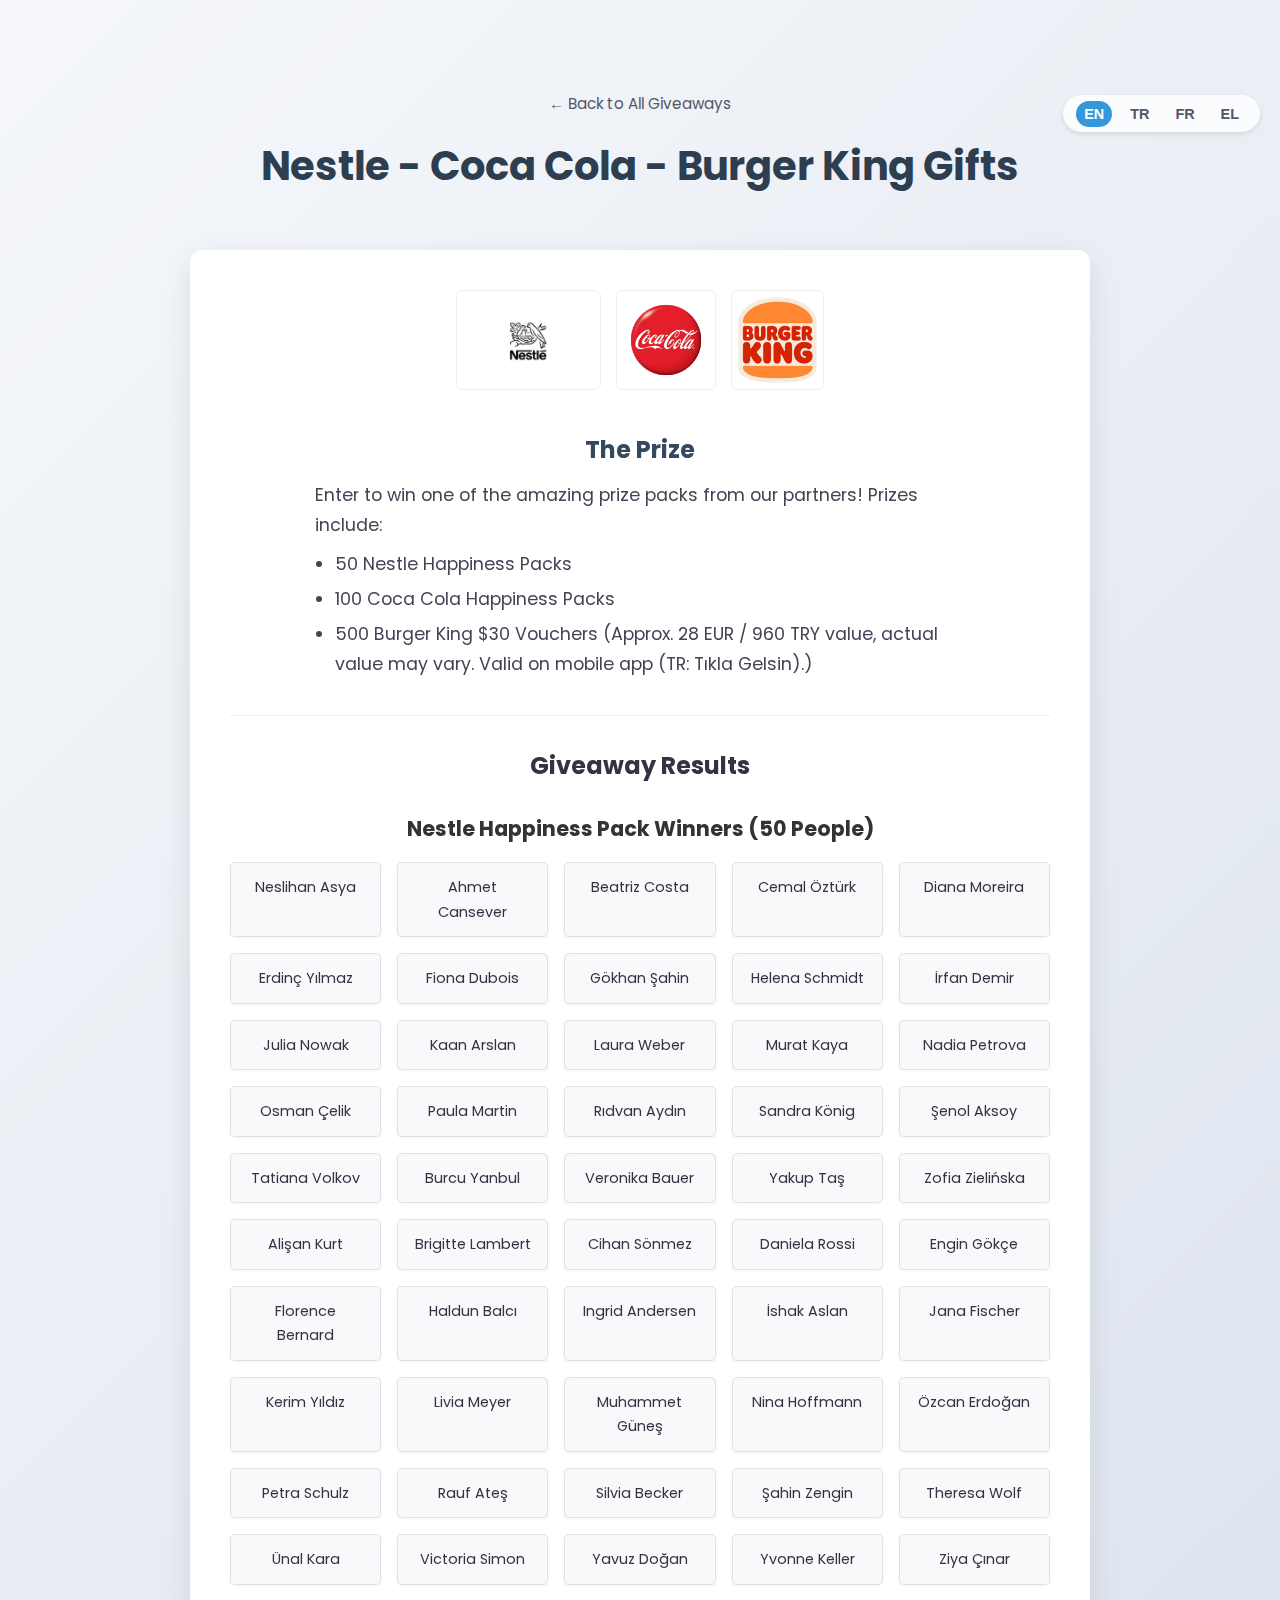
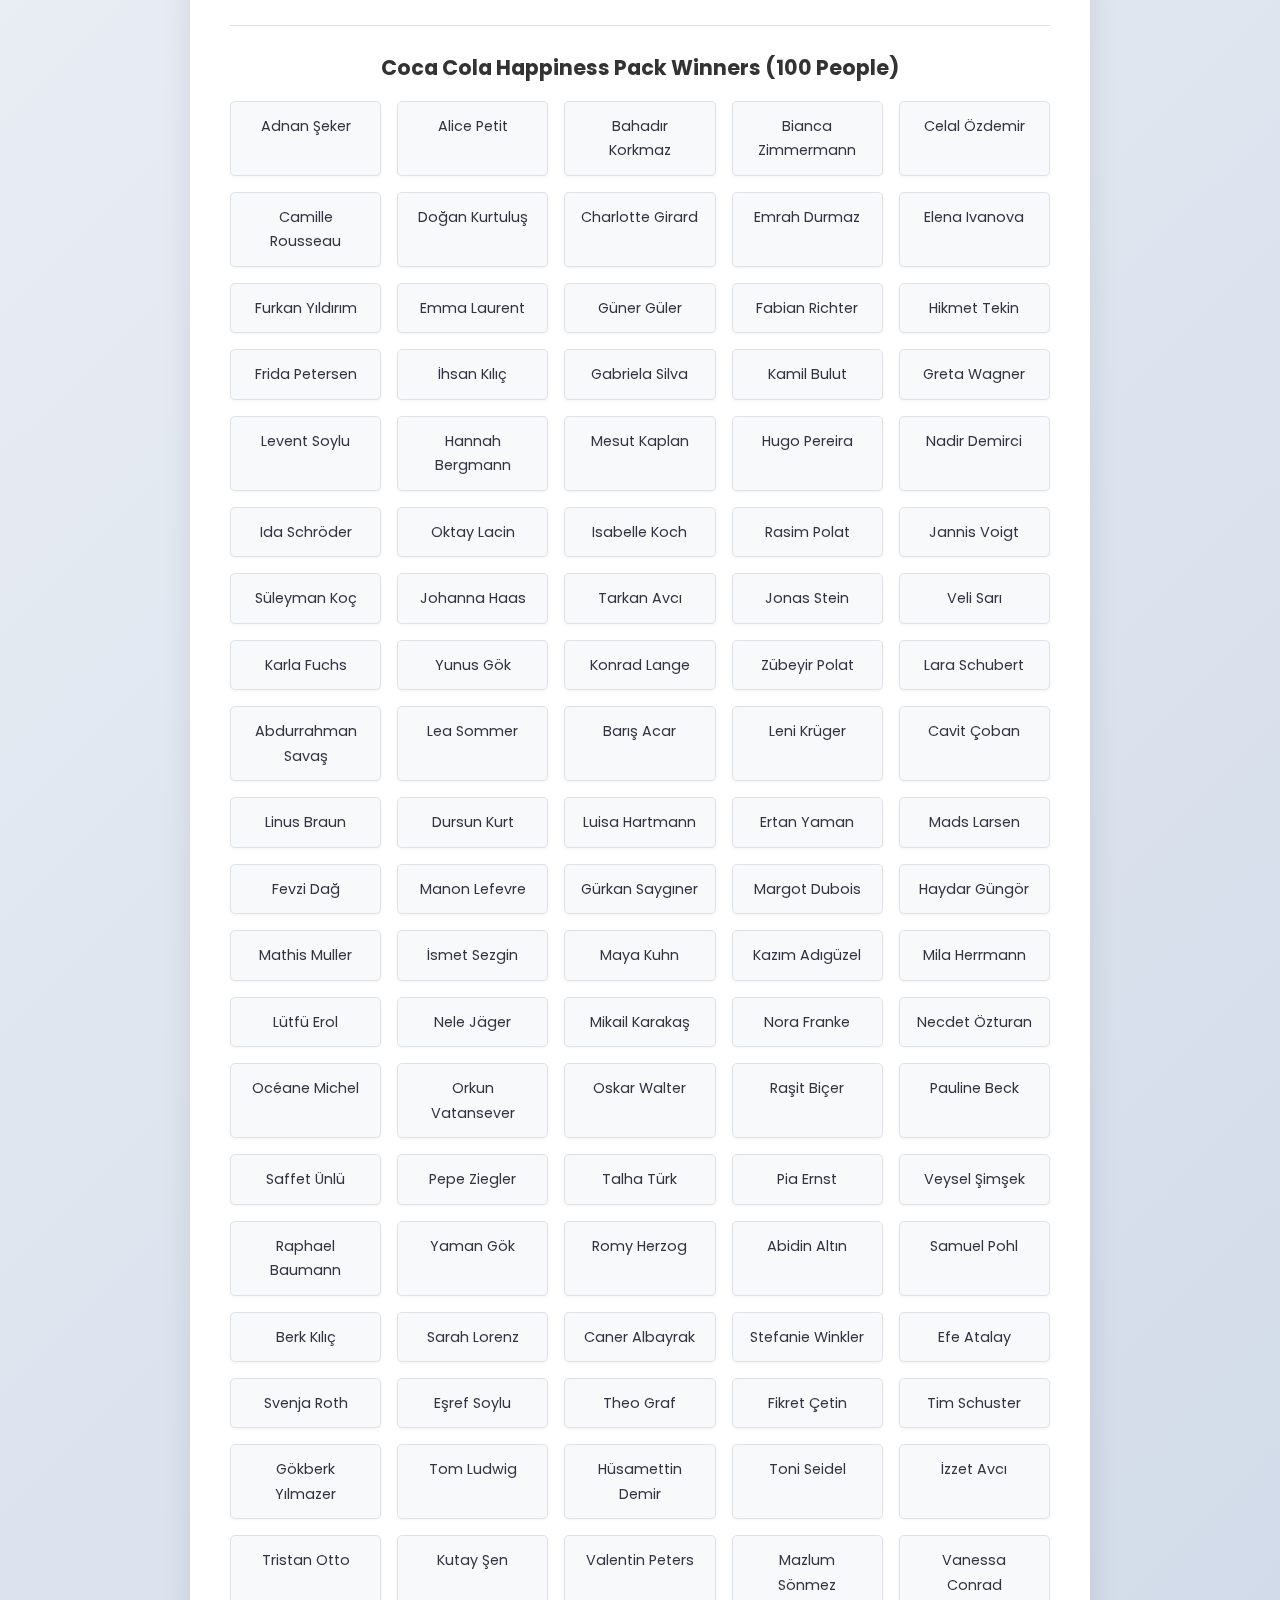
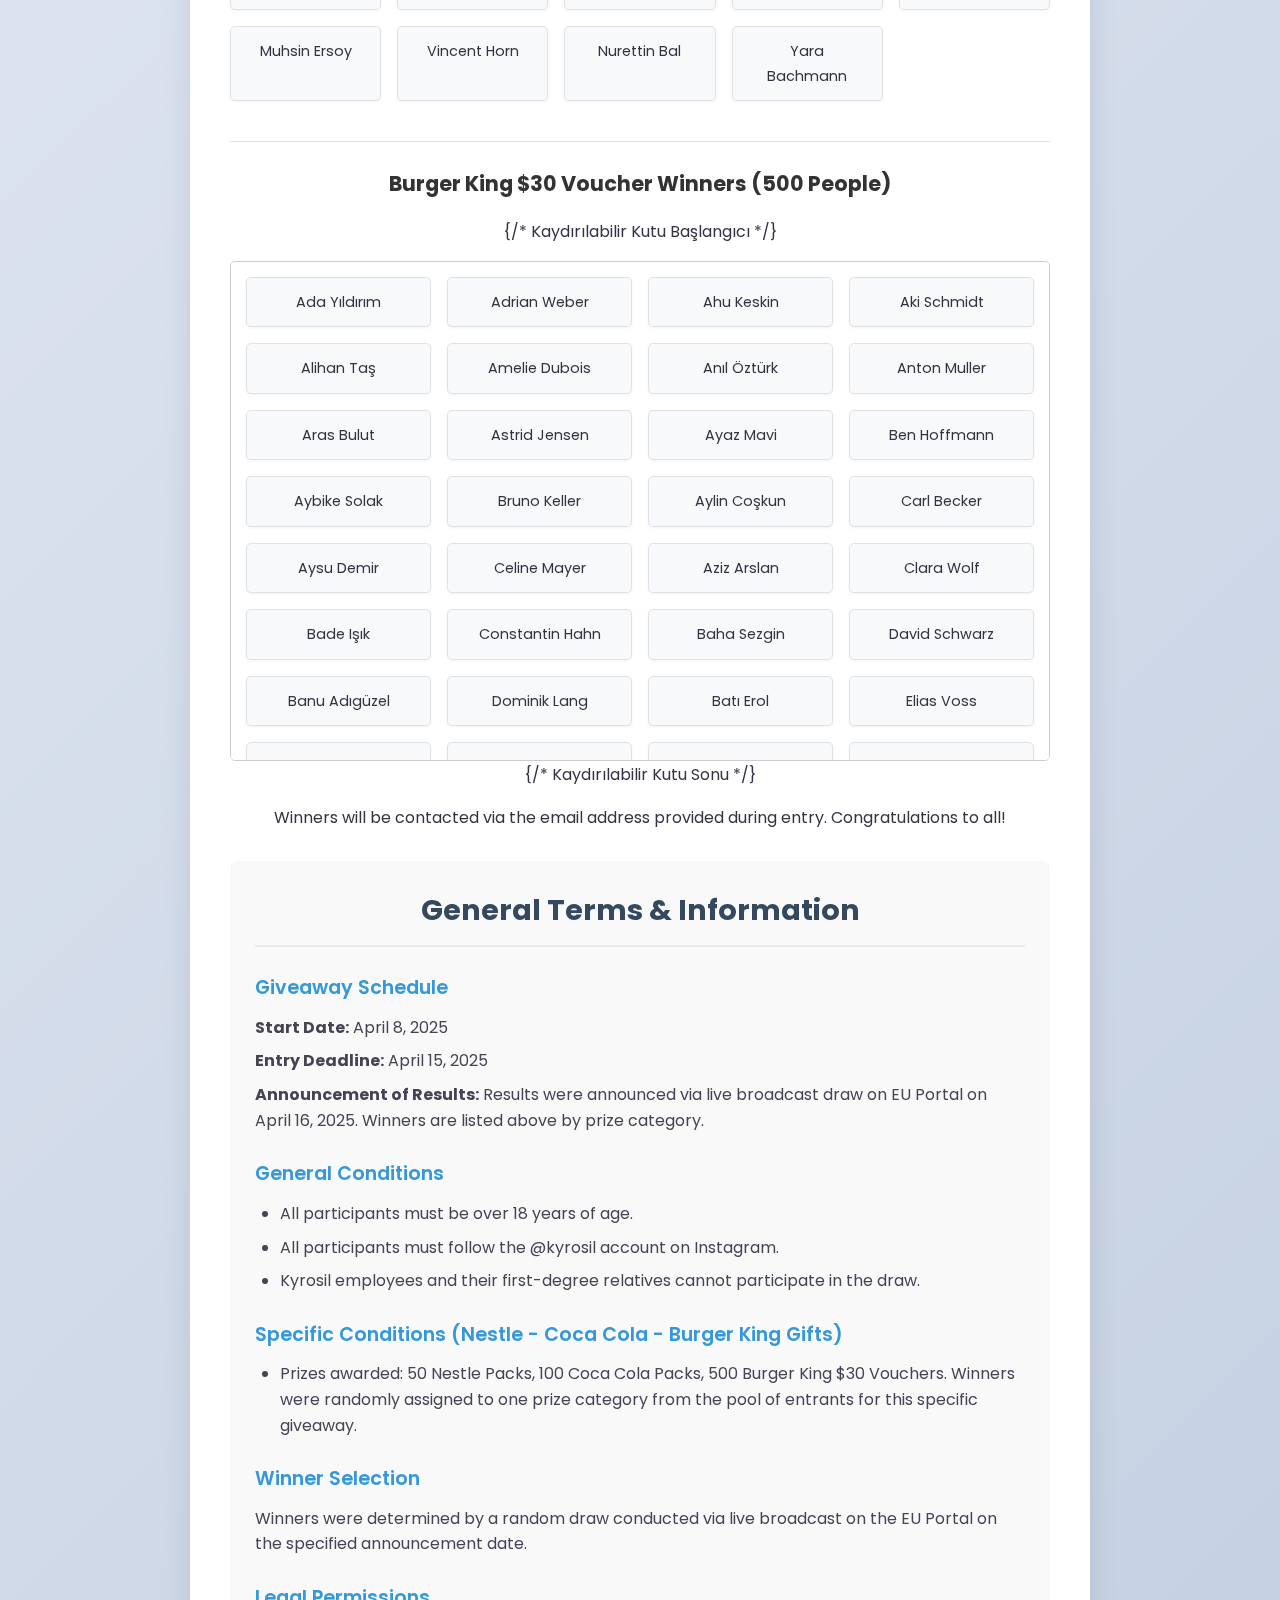
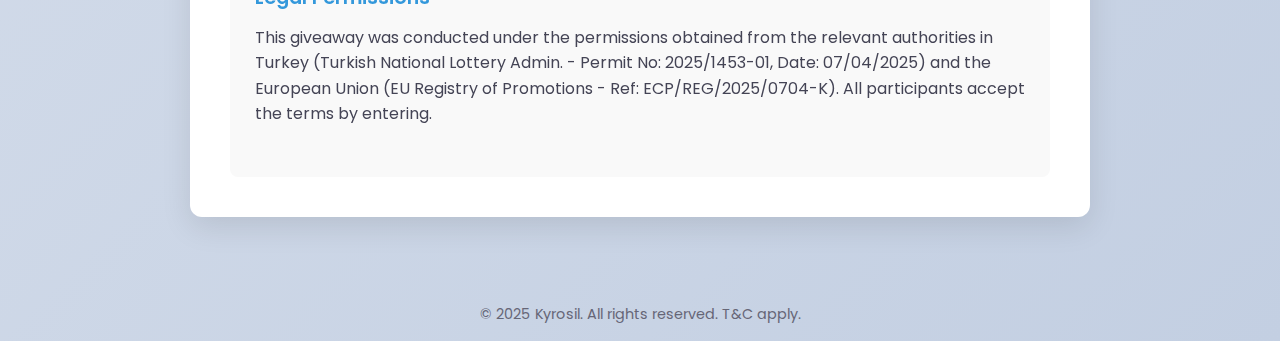
<file: giveaway4.html>
<!DOCTYPE html>
<html lang="en">
<head>
    <meta charset="UTF-8">
    <meta name="viewport" content="width=device-width, initial-scale=1.0">
    <title data-lang-key="pageTitleGiveaway4">Nestle - Coca Cola - Burger King Gifts - Kyrosil</title>
    <link rel="stylesheet" href="style.css">
    <link rel="preconnect" href="https://fonts.googleapis.com">
    <link rel="preconnect" href="https://fonts.gstatic.com" crossorigin>
    <link href="https://fonts.googleapis.com/css2?family=Poppins:wght@300;400;600;700&display=swap" rel="stylesheet">

    <style>
      /* Kazananlar Grid Stilleri */
      .winners-grid {
        display: grid;
        /* Min genişliği 150px'e düşürdüm, belki daha iyi sığar */
        grid-template-columns: repeat(auto-fit, minmax(150px, 1fr));
        gap: 1rem;
        list-style: none;
        padding: 0; /* Grid'in kendi padding'i olmasın */
        margin: 0; /* Grid'in kendi margin'i olmasın */
      }
      .winners-grid li {
        background-color: #f8f9fa;
        border: 1px solid #dee2e6;
        padding: 0.75rem 1rem;
        border-radius: 0.3rem;
        text-align: center;
        font-size: 0.9em;
        box-shadow: 0 1px 3px rgba(0, 0, 0, 0.05);
        transition: transform 0.2s ease, box-shadow 0.2s ease;
        word-wrap: break-word; /* Uzun isimler varsa taşmasın */
      }
      .winners-grid li:hover {
        transform: translateY(-2px);
        box-shadow: 0 4px 8px rgba(0, 0, 0, 0.1);
      }

      /* Alt Sonuç Bölümleri İçin Stiller */
      .results-subsection {
        margin-top: 2.5rem;
        padding-top: 1.5rem;
        border-top: 1px solid #e0e0e0;
      }
      .results-subsection:first-of-type {
         margin-top: 1.5rem;
         border-top: none;
         padding-top: 0;
      }
      .results-subsection h4 {
         margin-bottom: 1rem;
         font-size: 1.3em;
         color: #333;
      }

      /* YENİ: Kaydırılabilir Kazananlar Kutusu */
      .scrollable-winners {
        max-height: 500px; /* Bu yüksekliği ayarlayabilirsin */
        overflow-y: auto;  /* Dikey kaydırma çubuğu ekle */
        border: 1px solid #ccc; /* Kutuyu görmek için kenarlık (isteğe bağlı) */
        padding: 15px; /* İçerik (liste) ile kenar arası boşluk */
        margin-top: 1em; /* Başlığa göre boşluk */
        background-color: #ffffff; /* Arka plan rengi (isteğe bağlı) */
        border-radius: 5px; /* Köşe yuvarlama (isteğe bağlı) */
      }

      /* Mobil İçin Güncellemeler */
      @media (max-width: 480px) {
        .winners-grid {
          grid-template-columns: 1fr; /* Çok küçük ekranlarda TEK sütun */
          gap: 0.75rem;
        }
        .winners-grid li {
           padding: 0.6rem 0.8rem;
           font-size: 0.85em;
        }
        .scrollable-winners {
          padding: 10px; /* Mobilde iç boşluğu azalt */
          max-height: 450px; /* Mobilde yüksekliği biraz azaltabilirsin */
        }
         .results-subsection h4 {
            font-size: 1.15em; /* Mobilde başlıkları biraz küçült */
         }
      }
       /* Orta Boy Ekranlar İçin Opsiyonel Ayar */
       @media (min-width: 481px) and (max-width: 767px) {
         .winners-grid {
           /* grid-template-columns: repeat(auto-fit, minmax(150px, 1fr)); zaten yukarıda ayarlı */
         }
       }
    </style>

</head>
<body>
    <header class="app-header">
        <div class="language-switcher"> <button data-lang="en">EN</button> <button data-lang="tr">TR</button> <button data-lang="fr">FR</button> <button data-lang="el">EL</button> </div>
        <a href="index.html" class="back-link" data-lang-key="detailBackButton">&larr; Back to All Giveaways</a>
        <h1 data-lang-key="prize4Title">Nestle - Coca Cola - Burger King Gifts</h1>
    </header>
    <main class="container detail-container">
        <section id="prize-details" class="section">
             <div class="prize-logo-group">
                  <img src="image-3.webp" alt="Nestle Logo" class="prize-detail-img multi-logo">
                  <img src="image-5.webp" alt="Coca Cola Logo" class="prize-detail-img multi-logo">
                  <img src="image-1.webp" alt="Burger King Logo" class="prize-detail-img multi-logo">
             </div>
             <h2 data-lang-key="detailPrizeTitle">The Prizes</h2>
             <p data-lang-key="prize4Desc">Enter to win one of the amazing prize packs from our partners! Prizes include:</p>
             <ul>
                 <li data-lang-key="prize4ListItem1">50 Nestle Happiness Packs</li>
                 <li data-lang-key="prize4ListItem2">100 Coca Cola Happiness Packs</li>
                 <li data-lang-key="prize4ListItem3">500 Burger King $30 Vouchers (<span data-lang-key="prize4DescBK">Approx. 28 EUR / 960 TRY value...</span>)</li>
             </ul>
        </section>

        <section id="results-section" class="section">
            <h2 data-lang-key="resultsTitle">Giveaway Results</h2>

            <div class="results-subsection">
                <h4 data-lang-key="resultsNestleTitle">Nestle Happiness Pack Winners (50 People)</h4>
                <ol class="winners-list winners-grid">
                    <li>Neslihan Asya</li> <li>Ahmet Cansever</li> <li>Beatriz Costa</li> <li>Cemal Öztürk</li> <li>Diana Moreira</li>
                    <li>Erdinç Yılmaz</li> <li>Fiona Dubois</li> <li>Gökhan Şahin</li> <li>Helena Schmidt</li> <li>İrfan Demir</li>
                    <li>Julia Nowak</li> <li>Kaan Arslan</li> <li>Laura Weber</li> <li>Murat Kaya</li> <li>Nadia Petrova</li>
                    <li>Osman Çelik</li> <li>Paula Martin</li> <li>Rıdvan Aydın</li> <li>Sandra König</li> <li>Şenol Aksoy</li>
                    <li>Tatiana Volkov</li> <li>Burcu Yanbul</li> <li>Veronika Bauer</li> <li>Yakup Taş</li> <li>Zofia Zielińska</li>
                    <li>Alişan Kurt</li> <li>Brigitte Lambert</li> <li>Cihan Sönmez</li> <li>Daniela Rossi</li> <li>Engin Gökçe</li>
                    <li>Florence Bernard</li> <li>Haldun Balcı</li> <li>Ingrid Andersen</li> <li>İshak Aslan</li> <li>Jana Fischer</li>
                    <li>Kerim Yıldız</li> <li>Livia Meyer</li> <li>Muhammet Güneş</li> <li>Nina Hoffmann</li> <li>Özcan Erdoğan</li>
                    <li>Petra Schulz</li> <li>Rauf Ateş</li> <li>Silvia Becker</li> <li>Şahin Zengin</li> <li>Theresa Wolf</li>
                    <li>Ünal Kara</li> <li>Victoria Simon</li> <li>Yavuz Doğan</li> <li>Yvonne Keller</li> <li>Ziya Çınar</li>
                </ol>
            </div>

            <div class="results-subsection">
                <h4 data-lang-key="resultsCokeTitle">Coca Cola Happiness Pack Winners (100 People)</h4>
                <ol class="winners-list winners-grid">
                     <li>Adnan Şeker</li> <li>Alice Petit</li> <li>Bahadır Korkmaz</li> <li>Bianca Zimmermann</li> <li>Celal Özdemir</li>
                     <li>Camille Rousseau</li> <li>Doğan Kurtuluş</li> <li>Charlotte Girard</li> <li>Emrah Durmaz</li> <li>Elena Ivanova</li>
                     <li>Furkan Yıldırım</li> <li>Emma Laurent</li> <li>Güner Güler</li> <li>Fabian Richter</li> <li>Hikmet Tekin</li>
                     <li>Frida Petersen</li> <li>İhsan Kılıç</li> <li>Gabriela Silva</li> <li>Kamil Bulut</li> <li>Greta Wagner</li>
                     <li>Levent Soylu</li> <li>Hannah Bergmann</li> <li>Mesut Kaplan</li> <li>Hugo Pereira</li> <li>Nadir Demirci</li>
                     <li>Ida Schröder</li> <li>Oktay Lacin</li> <li>Isabelle Koch</li> <li>Rasim Polat</li> <li>Jannis Voigt</li>
                     <li>Süleyman Koç</li> <li>Johanna Haas</li> <li>Tarkan Avcı</li> <li>Jonas Stein</li> <li>Veli Sarı</li>
                     <li>Karla Fuchs</li> <li>Yunus Gök</li> <li>Konrad Lange</li> <li>Zübeyir Polat</li> <li>Lara Schubert</li>
                     <li>Abdurrahman Savaş</li> <li>Lea Sommer</li> <li>Barış Acar</li> <li>Leni Krüger</li> <li>Cavit Çoban</li>
                     <li>Linus Braun</li> <li>Dursun Kurt</li> <li>Luisa Hartmann</li> <li>Ertan Yaman</li> <li>Mads Larsen</li>
                     <li>Fevzi Dağ</li> <li>Manon Lefevre</li> <li>Gürkan Saygıner</li> <li>Margot Dubois</li> <li>Haydar Güngör</li>
                     <li>Mathis Muller</li> <li>İsmet Sezgin</li> <li>Maya Kuhn</li> <li>Kazım Adıgüzel</li> <li>Mila Herrmann</li>
                     <li>Lütfü Erol</li> <li>Nele Jäger</li> <li>Mikail Karakaş</li> <li>Nora Franke</li> <li>Necdet Özturan</li>
                     <li>Océane Michel</li> <li>Orkun Vatansever</li> <li>Oskar Walter</li> <li>Raşit Biçer</li> <li>Pauline Beck</li>
                     <li>Saffet Ünlü</li> <li>Pepe Ziegler</li> <li>Talha Türk</li> <li>Pia Ernst</li> <li>Veysel Şimşek</li>
                     <li>Raphael Baumann</li> <li>Yaman Gök</li> <li>Romy Herzog</li> <li>Abidin Altın</li> <li>Samuel Pohl</li>
                     <li>Berk Kılıç</li> <li>Sarah Lorenz</li> <li>Caner Albayrak</li> <li>Stefanie Winkler</li> <li>Efe Atalay</li>
                     <li>Svenja Roth</li> <li>Eşref Soylu</li> <li>Theo Graf</li> <li>Fikret Çetin</li> <li>Tim Schuster</li>
                     <li>Gökberk Yılmazer</li> <li>Tom Ludwig</li> <li>Hüsamettin Demir</li> <li>Toni Seidel</li> <li>İzzet Avcı</li>
                     <li>Tristan Otto</li> <li>Kutay Şen</li> <li>Valentin Peters</li> <li>Mazlum Sönmez</li> <li>Vanessa Conrad</li>
                     <li>Muhsin Ersoy</li> <li>Vincent Horn</li> <li>Nurettin Bal</li> <li>Yara Bachmann</li>
                </ol>
            </div>

            <div class="results-subsection">
                <h4 data-lang-key="resultsBkTitle">Burger King $30 Voucher Winners (500 People)</h4>
                 {/* Kaydırılabilir Kutu Başlangıcı */}
                <div class="scrollable-winners">
                    <ol class="winners-list winners-grid">
                        <li>Ada Yıldırım</li> <li>Adrian Weber</li> <li>Ahu Keskin</li> <li>Aki Schmidt</li> <li>Alihan Taş</li>
                        <li>Amelie Dubois</li> <li>Anıl Öztürk</li> <li>Anton Muller</li> <li>Aras Bulut</li> <li>Astrid Jensen</li>
                        <li>Ayaz Mavi</li> <li>Ben Hoffmann</li> <li>Aybike Solak</li> <li>Bruno Keller</li> <li>Aylin Coşkun</li>
                        <li>Carl Becker</li> <li>Aysu Demir</li> <li>Celine Mayer</li> <li>Aziz Arslan</li> <li>Clara Wolf</li>
                        <li>Bade Işık</li> <li>Constantin Hahn</li> <li>Baha Sezgin</li> <li>David Schwarz</li> <li>Banu Adıgüzel</li>
                        <li>Dominik Lang</li> <li>Batı Erol</li> <li>Elias Voss</li> <li>Batuhan Karakaş</li> <li>Elif Engel</li>
                        <li>Begüm Özturan</li> <li>Elina Krause</li> <li>Bekir Gündüz</li> <li>Ella Berger</li> <li>Belinay Sarıoğlu</li>
                        <li>Emil Braun</li> <li>Berat Peker</li> <li>Emilia Peters</li> <li>Berfin Toprak</li> <li>Erik Otto</li>
                        <li>Berkay Solmaz</li> <li>Fabian Schuster</li> <li>Berke Yücel</li> <li>Felix Ludwig</li> <li>Berna Aktaş</li>
                        <li>Finn Seidel</li> <li>Bertan Vatansever</li> <li>Florian Beck</li> <li>Betül Biçer</li> <li>Frederik Ernst</li>
                        <li>Beyza Ünlü</li> <li>Frieda Herzog</li> <li>Bilge Polat</li> <li>Fritz Schröder</li> <li>Binali Türk</li>
                        <li>Greta Lorenz</li> <li>Birkan Savaş</li> <li>Hannah Winkler</li> <li>Buğra Acar</li> <li>Hannes Roth</li>
                        <li>Burak Çoban</li> <li>Henri Graf</li> <li>Burç Kurt</li> <li>Hugo Ziegler</li> <li>Burçin Yaman</li>
                        <li>Ida Bachmann</li> <li>Buse Dağ</li> <li>Isabelle Horn</li> <li>Bünyamin Güngör</li> <li>Jakob Conrad</li>
                        <li>Canberk Saygıner</li> <li>Jan Franke</li> <li>Canel Gök</li> <li>Jannik Jäger</li> <li>Cansel Şimşek</li>
                        <li>Jannis Herrmann</li> <li>Cemre Altın</li> <li>Jasper Kurz</li> <li>Cenker Kılıç</li> <li>Johann Werner</li>
                        <li>Cevahir Albayrak</li> <li>Jonas Lehmann</li> <li>Ceyhun Atalay</li> <li>Jonathan Walter</li> <li>Ceylin Soylu</li>
                        <li>Josef Huber</li> <li>Çağan Çetin</li> <li>Joshua Meyer</li> <li>Çağatay Yılmazer</li> <li>Julian König</li>
                        <li>Çağrı Avcı</li> <li>Justus Fischer</li> <li>Çınar Şen</li> <li>Kai Simon</li> <li>Çiçek Ersoy</li>
                        <li>Karl Bauer</li> <li>Damla Bal</li> <li>Kilian Volkov</li> <li>Defne Sönmez</li> <li>Lars Zieliński</li>
                        <li>Demir Demir</li> <li>Laurenz Martin</li> <li>Denizhan Aslan</li> <li>Lea Weber</li> <li>Derin Gökçe</li>
                        <li>Lena Nowak</li> <li>Devrim Doğan</li> <li>Leni Petrova</li> <li>Dilara Kara</li> <li>Leo Meyer</li>
                        <li>Diren Zengin</li> <li>Leon Rossi</li> <li>Doğa Ateş</li> <li>Leona Dubois</li> <li>Doruk Erdoğan</li>
                        <li>Levi Schmidt</li> <li>Duru Güneş</li> <li>Liam Muller</li> <li>Duygu Yıldız</li> <li>Liana Jensen</li>
                        <li>Ebrar Kılıç</li> <li>Lias Hoffmann</li> <li>Ecem Bulut</li> <li>Lilly Keller</li> <li>Ecevit Kaplan</li>
                        <li>Lina Becker</li> <li>Edip Soylu</li> <li>Linus Mayer</li> <li>Ediz Lacin</li> <li>Lisa Wolf</li>
                        <li>Ege Demirci</li> <li>Lorenz Hahn</li> <li>Egemen Tekin</li> <li>Lotta Schwarz</li> <li>Ekin Koç</li>
                        <li>Louis Lang</li> <li>Ekrem Polat</li> <li>Luca Voss</li> <li>Elifnaz Avcı</li> <li>Lucas Engel</li>
                        <li>Elizan Sarı</li> <li>Luis Krause</li> <li>Emirhan Gök</li> <li>Luisa Berger</li> <li>Emrecan Polat</li>
                        <li>Luna Braun</li> <li>Enes Ünal</li> <td>Madeleine Peters</td> <td>Engincan Sezgin</td> <td>Mael Otto</td>
                        <li>Eray Adıgüzel</li> <td>Magnus Schuster</td> <li>Erberk Erol</li> <td>Maja Ludwig</td> <li>Erencan Karakaş</li>
                        <td>Malik Seidel</td> <li>Ergün Özturan</li> <td>Malte Beck</td> <li>Erim Gündüz</li> <td>Mara Ernst</td>
                        <li>Erkin Sarıoğlu</li> <td>Marc Herzog</td> <td>Erol Peker</td> <td>Marco Schröder</td> <li>Ersin Toprak</li>
                        <td>Maria Lorenz</td> <li>Ertuğ Solmaz</li> <td>Marie Winkler</td> <li>Esila Yücel</li> <td>Marla Roth</td>
                        <li>Esin Aktaş</li> <td>Marlon Graf</td> <li>Eslam Vatansever</td> <td>Marta Ziegler</td> <li>Eslem Biçer</li>
                        <td>Martin Bachmann</td> <li>Eymen Ünlü</li> <td>Marvin Horn</td> <li>Eylül Polat</li> <td>Mathis Conrad</td>
                        <li>Ezgi Türk</li> <td>Mats Franke</td> <li>Fahrettin Savaş</li> <td>Matteo Jäger</td> <li>Fatih Acar</li>
                        <td>Max Herrmann</td> <li>Fatma Çoban</li> <td>Maxim Kurz</td> <li>Fecri Kurt</li> <td>Maya Werner</td>
                        <li>Fehmi Yaman</li> <td>Melina Lehmann</td> <li>Ferdi Dağ</li> <td>Merle Walter</td> <li>Ferhat Güngör</li>
                        <td>Mia Huber</td> <li>Ferman Saygıner</li> <td>Michael Meyer</td> <li>Feyyaz Gök</li> <td>Mika König</td>
                        <li>Fırat Şimşek</li> <td>Milan Fischer</td> <li>Fikri Altın</li> <td>Milo Simon</td> <li>Fulya Kılıç</li>
                        <td>Mira Bauer</td> <li>Furkan Albayrak</li> <td>Moritz Volkov</td> <li>Galip Atalay</li> <td>Neo Zieliński</td>
                        <li>Gamze Soylu</li> <td>Nick Martin</td> <li>Gazel Çetin</li> <td>Nico Weber</td> <li>Gizem Yılmazer</li>
                        <td>Nicolas Nowak</td> <li>Gökalp Avcı</li> <td>Niklas Petrova</td> <li>Gökberk Şen</li> <td>Nils Meyer</li>
                        <li>Gökçe Ersoy</li> <td>Noah Rossi</td> <li>Gökdeniz Bal</li> <td>Noel Dubois</td> <li>Göksel Sönmez</li>
                        <td>Odin Schmidt</td> <li>Görkem Demir</li> <td>Ole Muller</td> <li>Güher Aslan</li> <td>Oliver Jensen</td>
                        <li>Gülce Gökçe</li> <td>Olivia Hoffmann</td> <li>Gülçin Doğan</li> <td>Oskar Keller</td> <li>Güldem Kara</li>
                        <td>Otto Becker</td> <li>Gülen Zengin</li> <td>Paul Mayer</td> <li>Gülfem Ateş</li> <td>Paula Wolf</td>
                        <li>Gülnihal Erdoğan</li> <td>Peer Hahn</td> <li>Gülşah Güneş</li> <td>Peter Schwarz</td> <li>Günay Yıldız</li>
                        <td>Phil Lang</td> <li>Güner Kılıç</li> <td>Philipp Voss</td> <li>Gürhan Bulut</li> <td>Pia Engel</td>
                        <li>Habil Kaplan</li> <td>Quentin Krause</td> <li>Hacer Soylu</li> <td>Rafael Berger</td> <li>Hakan Lacin</li>
                        <td>Raphael Braun</td> <li>Hakkı Demirci</li> <td>Rasmus Peters</td> <li>Hale Tekin</li> <td>Rayan Otto</td>
                        <li>Halil Koç</li> <td>Ricarda Schuster</td> <li>Halim Polat</li> <td>Richard Ludwig</td> <li>Haluk Avcı</li>
                        <td>Robert Seidel</td> <li>Hamdi Sarı</li> <td>Robin Beck</td> <li>Handan Gök</li> <td>Ronja Ernst</td>
                        <li>Harun Polat</li> <td>Ruben Herzog</td> <li>Hasan Ünal</li> <td>Samira Schröder</li> <li>Haşim Sezgin</li>
                        <td>Samuel Lorenz</td> <li>Hayri Adıgüzel</li> <td>Sandra Winkler</td> <li>Hazal Erol</li> <td>Sarah Roth</td>
                        <li>Hıdır Karakaş</li> <td>Sascha Graf</td> <li>Hıfzı Özturan</li> <td>Sebastian Ziegler</td> <li>Hilal Gündüz</li>
                        <td>Selina Bachmann</td> <li>Hilmi Sarıoğlu</li> <td>Simon Horn</td> <li>Hurşit Peker</li> <td>Sofia Conrad</td>
                        <li>Hülya Toprak</li> <td>Sophia Franke</td> <li>Hümeyra Solmaz</li> <td>Stefan Jäger</td> <li>Hüseyin Yücel</li>
                        <td>Stefanie Herrmann</td> <li>Ilgın Aktaş</li> <td>Stella Kurz</td> <li>Iraz Vatansever</li> <td>Sven Werner</td>
                        <li>İbrahim Biçer</li> <td>Svenja Lehmann</td> <li>İdris Ünlü</li> <td>Tamia Walter</td> <li>İhsan Polat</li>
                        <td>Theo Huber</td> <li>İklim Türk</li> <td>Theodor Meyer</td> <li>İlhami Savaş</li> <td>Theresa König</td>
                        <li>İlkay Acar</li> <td>Thies Fischer</td> <li>İlker Çoban</li> <td>Tilda Simon</td> <li>İlknur Kurt</li>
                        <td>Till Bauer</td> <li>İlyas Yaman</li> <td>Tim Volkov</td> <li>İmran Dağ</li> <td>Timo Zieliński</li>
                        <li>İnan Güngör</li> <td>Tom Martin</td> <li>İnci Saygıner</li> <td>Toni Weber</td> <li>İrem Gök</li>
                        <td>Torben Nowak</td> <li>İsa Şimşek</li> <td>Tristan Petrova</td> <li>İshak Altın</li> <td>Ursula Meyer</td>
                        <li>İskender Kılıç</li> <td>Valentin Rossi</td> <td>İsrafil Albayrak</td> <td>Valentina Dubois</td> <td>Kaan Atalay</td>
                        <td>Valeria Schmidt</td> <td>Kader Soylu</td> <td>Vanessa Muller</td> <td>Kadir Çetin</td> <td>Veronika Jensen</td>
                        <td>Kadriye Yılmazer</td> <td>Victor Hoffmann</td> <td>Kamer Avcı</td> <td>Viktoria Keller</td> <td>Kamile Şen</td>
                        <td>Vincent Becker</td> <td>Karahan Ersoy</td> <td>Viola Mayer</td> <td>Kazım Bal</td> <td>Vitus Wolf</td>
                        <td>Kemal Sönmez</td> <td>Wilhelm Hahn</td> <td>Kenan Demir</td> <td>Willi Schwarz</td> <td>Kerem Aslan</td>
                        <td>Xaver Lang</td> <td>Kıvanç Gökçe</td> <td>Yannic Voss</td> <td>Koral Doğan</td> <td>Yannick Engel</td>
                        <td>Korcan Kara</td> <td>Yannis Krause</td> <td>Korhan Zengin</td> <td>Yara Berger</td> <td>Korkut Ateş</td>
                        <td>Yaren Braun</td> <td>Kubilay Erdoğan</td> <td>Yasin Peters</td> <td>Kudret Güneş</td> <td>Ylvie Otto</td>
                        <td>Kürşat Yıldız</td> <td>Yousef Schuster</td> <td>Lami Kılıç</td> <td>Yuno Ludwig</td> <td>Latif Bulut</td>
                        <td>Yuri Seidel</td> <td>Laçin Kaplan</td> <td>Yves Beck</td> <td>Leman Soylu</td> <td>Yvonne Ernst</td>
                        <td>Levent Lacin</td> <td>Zara Herzog</td> <td>Leyla Demirci</td> <td>Zayn Schröder</td> <td>Lütfi Tekin</li>
                        <td>Zoe Lorenz</td> <td>Macit Koç</td> <td>Zoey Winkler</td> <td>Mahir Polat</td> <td>Zuzanna Roth</td>
                        <li>Mahmut Avcı</li> <li>Aaron Graf</li> <li>Mehmet Ali Sarı</li> <li>Adam Ziegler</li> <li>Mehmet Emin Gök</li>
                        <li>Adrian Bachmann</li> <li>Melih Polat</li> <li>Alan Horn</li> <li>Melike Ünal</li> <li>Albert Conrad</li>
                        <li>Melis Sezgin</li> <li>Alessandro Franke</li> <li>Meltem Adıgüzel</li> <li>Alessio Jäger</li> <li>Memduh Erol</li>
                        <li>Alex Herrmann</li> <li>Meral Karakaş</li> <td>Alexander Kurz</td> <li>Mertcan Özturan</li> <td>Alfred Werner</td>
                        <li>Merve Gündüz</li> <td>Ali Lehmann</li> <li>Meryem Sarıoğlu</li> <td>Amar Walter</li> <td>Amir Huber</li>
                        <li>Mesude Peker</li> <td>Andre Meyer</td> <li>Mesut Toprak</li> <td>Andreas König</td> <li>Metehan Solmaz</li>
                        <li>Angelo Fischer</li> <li>Mevlüt Yücel</li> <td>Ansgar Simon</td> <li>Mikail Aktaş</li> <td>Anton Bauer</td>
                        <li>Miraç Vatansever</li> <td>Antonio Volkov</td> <li>Miray Biçer</li> <td>Armin Zieliński</li> <li>Mirza Ünlü</li>
                        <li>Arne Martin</li> <td>Muammer Polat</li> <td>Arthur Weber</td> <td>Muazzez Türk</li> <td>Artur Nowak</li>
                        <li>Muhammed Savaş</li> <td>August Petrova</li> <td>Muharrem Acar</li> <td>Axel Meyer</li> <td>Muhittin Çoban</li>
                    </ol>
                </div>
                 {/* Kaydırılabilir Kutu Sonu */}
            </div>

            <p style="margin-top: 1em;" data-lang-key="resultsContact">Winners will be contacted via the email address provided during entry. Congratulations to all!</p>
        </section>

        <section id="rules" class="section content-section">
            <h2 data-lang-key="rulesTitle">General Terms & Information</h2>
            <div class="rule-block">
                <h4 data-lang-key="rulesScheduleTitle">Giveaway Schedule</h4>
                <p><strong data-lang-key="rulesStartDateLabel">Start Date:</strong> <span data-lang-key="rulesStartDateValue">April 8, 2025</span></p>
                <p><strong data-lang-key="rulesEndDateLabel">Entry Deadline:</strong> <span data-lang-key="giveaway4EndDateValue">April 15, 2025</span></p>
                 <p><strong data-lang-key="rulesAnnounceTitle">Announcement of Results:</strong> <span data-lang-key="giveaway4AnnounceDesc">Results were announced via live broadcast draw on EU Portal on April 16, 2025. Winners are listed above by prize category.</span></p>
            </div>
            <div class="rule-block">
                <h4 data-lang-key="rulesGeneralCondTitle">General Conditions</h4>
                 <ul> <li data-lang-key="rulesCond1">All participants must be over 18 years of age.</li> <li data-lang-key="rulesCond2">All participants must follow the @kyrosil account on Instagram.</li> <li data-lang-key="rulesCond3">Kyrosil employees and their first-degree relatives cannot participate...</li> </ul>
            </div>
             <div class="rule-block">
                <h4 data-lang-key="rulesSpecialCond4Title">Specific Conditions (Nestle - Coca Cola - Burger King Gifts)</h4>
                <ul> <li data-lang-key="rulesSpecialCond4Item1">Prizes awarded: 50 Nestle Packs, 100 Coca Cola Packs, 500 Burger King $30 Vouchers...</li> </ul>
            </div>
            <div class="rule-block"> <h4 data-lang-key="rulesWinnerSelTitle">Winner Selection</h4> <p data-lang-key="rulesWinnerSelDesc">Winners were determined by a random draw for each prize category...</p> </div>
            <div class="rule-block"> <h4 data-lang-key="legalTitle">Legal Permissions</h4> <p data-lang-key="legalDesc">This giveaway was conducted under the permissions obtained...</p> </div>
        </section>
    </main>
    <footer class="app-footer"> <p><span data-lang-key="footerRights">© 2025 Kyrosil. All rights reserved.</span> <span data-lang-key="footerTnc">T&C apply.</span></p> </footer>
    <script src="script.js"></script>
</body>
</html>
</file>
<file: style.css>
/* Temel Sıfırlama ve Font Ayarı */
* { margin: 0; padding: 0; box-sizing: border-box; }
body { font-family: 'Poppins', sans-serif; line-height: 1.7; background: linear-gradient(135deg, #f5f7fa 0%, #c3cfe2 100%); color: #334; padding-top: 80px; min-height: 100vh; display: flex; flex-direction: column; position: relative; }

/* Dil Değiştirme Butonları */
.language-switcher { position: absolute; top: 15px; right: 20px; z-index: 10; background: rgba(255, 255, 255, 0.8); padding: 5px 10px; border-radius: 20px; box-shadow: 0 2px 5px rgba(0,0,0,0.1); }
.language-switcher button { background: none; border: none; padding: 5px 8px; margin: 0 3px; cursor: pointer; font-size: 0.9rem; font-weight: 600; color: #556; border-radius: 15px; transition: background-color 0.3s ease, color 0.3s ease; }
.language-switcher button:hover { color: #000; }
.language-switcher button.active { background-color: #3498db; color: #fff; }

/* Ana Kapsayıcı */
.container { max-width: 900px; margin: 0 auto 30px auto; padding: 40px; background-color: #ffffff; box-shadow: 0 10px 30px rgba(0, 0, 0, 0.1); border-radius: 12px; text-align: center; overflow: hidden; flex-grow: 1; }

/* Başlık ve Altbilgi */
.app-header { text-align: center; padding: 10px 20px 20px 20px; /* Üst padding azaltıldı */ margin-bottom: 0; /* Sponsor bölümüne yakın */ position: relative; }
.main-logo { display: block; margin: 0 auto 15px auto; /* Dil değiştiricinin altına */ max-height: 50px; width: auto; /* Arka plan kaldırıldı */ }
.app-header h1 { font-size: 2.5rem; color: #2c3e50; font-weight: 700; margin-bottom: 10px; /* Tarihe yer aç */}
.date-range { font-size: 1.1rem; color: #556; margin-top: 0px; margin-bottom: 15px; }
.date-range strong { font-weight: 600; color: #334; }
.app-footer { text-align: center; margin-top: 40px; padding: 15px; font-size: 0.9rem; color: #667; }

/* Ana Sayfa Sponsor Logoları Bölümü */
.main-page-sponsors { padding: 25px 0; background-color: #f8f9fa; text-align: center; border-bottom: 1px solid #e7eaf0; margin-bottom: 30px; /* Ana içerikle arasını aç */ }
.main-page-sponsors h2 { font-size: 1.4rem; color: #495057; margin-bottom: 20px; border-bottom: none; font-weight: 600; }

/* Ana Sayfa Seçenek Kartları Stilleri */
.index-container { margin-top: 0; /* Sponsor bölümüyle birleşik */ padding-top: 20px; }
.index-container h2 { margin-bottom: 20px; font-size: 1.8rem; color: #34495e; }
.index-choices { display: grid; grid-template-columns: repeat(auto-fit, minmax(220px, 1fr)); gap: 25px; margin-top: 20px; }
.index-choice-card { background-color: #fff; border-radius: 12px; padding: 20px; text-align: center; border: 1px solid #e7eaf0; box-shadow: 0 5px 15px rgba(0, 0, 0, 0.07); transition: transform 0.3s ease, box-shadow 0.3s ease; text-decoration: none; color: inherit; display: flex; flex-direction: column; align-items: center; justify-content: space-between; min-height: 300px; }
.index-choice-card:hover { transform: translateY(-8px); box-shadow: 0 12px 25px rgba(0, 0, 0, 0.12); }
/* Kart İçi Tek Logo */
.choice-img-small { max-height: 70px; width: auto; max-width: 80%; margin-bottom: 15px; /* Arka plan kaldırıldı */ }
/* Kart İçi Çoklu Logo Grubu */
.index-choice-card .prize-logo-group.small { display: flex; justify-content: center; align-items: center; gap: 8px; margin-bottom: 10px; flex-wrap: wrap; min-height: 45px; }
/* Kart İçi Çoklu Logolar İçin Dairesel Çerçeve */
.index-choice-card .logo-frame.small { width: 40px; height: 40px; border-radius: 50%; background-color: white; border: 1px solid #eee; display: flex; justify-content: center; align-items: center; overflow: hidden; transition: none; box-shadow: none; }
.index-choice-card .logo-frame.small:hover { transform: none; }
.index-choice-card .logo-frame.small img { display: block; max-width: 70%; max-height: 70%; width: auto; height: auto; object-fit: contain; }
.index-choice-card h3 { font-size: 1.2rem; color: #3498db; font-weight: 600; margin-bottom: 15px; margin-top: 10px; display: flex; align-items: center; justify-content: center; min-height: 40px; flex-grow: 1; /* Başlığın uzamasını sağla */ }
.index-enter-btn { display: inline-block; padding: 8px 20px; background-color: #2ecc71; color: #fff; border-radius: 20px; font-weight: 600; font-size: 0.9rem; margin-top: auto; /* Butonu aşağı it */}
.index-choice-card:hover .index-enter-btn { background-color: #27ae60; }
.general-terms-link { margin-top: 40px; text-align: center; font-size: 0.95rem; }
.general-terms-link a { color: #3498db; text-decoration: underline; }
.general-terms-link a:hover { color: #2980b9; }

/* Detay Sayfası Stilleri */
.detail-container { margin-top: 20px; } /* Header'a biraz boşluk */
.detail-container h1 { font-size: 2rem; margin-top: 10px; }
.back-link { display: inline-block; margin-bottom: 15px; color: #556; text-decoration: none; font-size: 0.95rem; }
.back-link:hover { color: #3498db; text-decoration: underline; }
#prize-details { text-align: center; border-bottom: 1px solid #eee; padding-bottom: 30px; margin-bottom: 30px; }
.prize-detail-img { max-width: 300px; max-height: 250px; width: auto; height: auto; margin-bottom: 20px; border-radius: 8px; box-shadow: 0 4px 8px rgba(0,0,0,0.1); /* Arka plan kaldırıldı */ }
/* Detay Sayfasındaki Yan Yana Ödül Logoları (Dairesel DEĞİL) */
.prize-logo-group { display: flex; justify-content: center; align-items: center; flex-wrap: wrap; gap: 15px; margin-bottom: 20px; }
.prize-detail-img.multi-logo { max-width: 150px; max-height: 100px; box-shadow: none; border-radius: 6px; /* Hafif yuvarlak köşe */ border: 1px solid #eee; padding: 5px; /* İç boşluk */ background-color: white; /* İsteğe bağlı iç fon */ }
#prize-details h2 { font-size: 1.5rem; margin-bottom: 10px; color: #34495e; }
#prize-details p, #prize-details ul { font-size: 1.1rem; color: #445; max-width: 650px; margin-left: auto; margin-right: auto; text-align: left; }
#prize-details ul { list-style: disc; padding-left: 20px; margin-top: 10px; }
#prize-details li { margin-bottom: 5px; }

/* Form Stilleri */
.giveaway-form { max-width: 500px; margin: 30px auto; padding: 30px; background-color: #fdfdfd; border: 1px solid #e7eaf0; border-radius: 8px; text-align: left; box-shadow: 0 4px 8px rgba(0, 0, 0, 0.05); }
.form-group { margin-bottom: 25px; }
.form-group label { display: block; margin-bottom: 8px; font-weight: 600; color: #556; font-size: 0.95rem; }
.form-group input[type="text"], .form-group input[type="email"] { width: 100%; padding: 12px 15px; border: 1px solid #ccc; border-radius: 6px; font-size: 1rem; transition: border-color 0.3s ease, box-shadow 0.3s ease; }
.form-group input[type="text"]:focus, .form-group input[type="email"]:focus { border-color: #3498db; box-shadow: 0 0 0 3px rgba(52, 152, 219, 0.2); outline: none; }
.btn-submit, .btn-back { display: inline-block; padding: 12px 28px; border: none; border-radius: 25px; cursor: pointer; font-size: 1rem; font-weight: 600; text-decoration: none; transition: all 0.3s ease; margin-top: 15px; box-shadow: 0 4px 6px rgba(0, 0, 0, 0.1); letter-spacing: 0.5px; }
.btn-primary { background-color: #3498db; color: #ffffff; } .btn-primary:hover { background-color: #2980b9; transform: translateY(-2px); box-shadow: 0 6px 8px rgba(0, 0, 0, 0.15); }
.btn-secondary { background-color: #e74c3c; color: #ffffff; } .btn-secondary:hover { background-color: #c0392b; transform: translateY(-2px); box-shadow: 0 6px 8px rgba(0, 0, 0, 0.15); }
.btn-back { background-color: #bdc3c7; color: #333; margin-left: 10px; } .btn-back:hover { background-color: #95a5a6; transform: translateY(-2px); box-shadow: 0 6px 8px rgba(0, 0, 0, 0.15); }
.form-message { margin-top: 15px; padding: 10px; background-color: #eafaf1; border: 1px solid #b8e9c4; border-radius: 5px; color: #2f5e3d; text-align: center; }
.form-message.hidden { display: none; }

/* Kurallar Bölümü Stilleri */
.content-section { text-align: left; padding: 25px; background-color: #f9f9f9; border-radius: 8px; margin-top: 30px; }
.content-section h2 { text-align: center; margin-bottom: 25px; border-bottom: 2px solid #e7eaf0; padding-bottom: 10px; font-size: 1.8rem; color: #34495e; }
.rule-block { margin-bottom: 25px; }
.rule-block h4 { font-size: 1.2rem; color: #3498db; margin-bottom: 10px; font-weight: 600; }
.rule-block p, .rule-block li { color: #445; margin-bottom: 8px; line-height: 1.6; }
.rule-block ul { list-style: disc; padding-left: 25px; }

/* Sponsor Logo Alanı (Dairesel Çerçeve Stilleri - Hem Ana Sayfa Hem Detay İçin Ortak) */
.sponsor-logos { display: flex; flex-wrap: wrap; justify-content: center; align-items: center; gap: 25px; padding: 10px 0; }
.logo-frame { width: 80px; height: 80px; border-radius: 50%; background-color: white; /* Beyaz iç fon */ border: 1px solid #dfe4ea; display: flex; justify-content: center; align-items: center; overflow: hidden; transition: transform 0.3s ease, box-shadow 0.3s ease; }
.logo-frame:hover { transform: scale(1.1); box-shadow: 0 4px 12px rgba(0,0,0,0.1); }
.logo-frame img { display: block; max-width: 75%; max-height: 75%; width: auto; height: auto; object-fit: contain; /* Arka plan kaldırıldı */ }


/* Responsive Stiller */
@media (max-width: 768px) {
     body { padding-top: 70px; } .main-logo { max-height: 50px; } .app-header h1 { font-size: 2rem; }
     .main-page-sponsors h2 { font-size: 1.3rem; }
     .index-choices { grid-template-columns: repeat(auto-fit, minmax(160px, 1fr)); gap: 15px; }
     .index-choice-card { min-height: 270px; padding: 15px;}
     .index-choice-card .logo-frame.small { width: 35px; height: 35px;}
     .index-choice-card .prize-logo-group.small { gap: 5px; min-height: 40px;}
     .index-choice-card h3 { font-size: 1rem; min-height: 35px; }
     .logo-frame { width: 70px; height: 70px; }
     .detail-container h1 { font-size: 1.8rem; }
     .prize-detail-img { max-width: 250px; }
     .prize-detail-img.multi-logo { max-width: 100px; max-height: 60px; }
     .content-section h2 { font-size: 1.6rem;}
     .rule-block h4 { font-size: 1.1rem;}
}
@media (max-width: 480px) {
     body { padding-top: 60px; } .main-logo { max-height: 40px; } .app-header h1 { font-size: 1.6rem; }
     .index-choices { grid-template-columns: repeat(2, 1fr); gap: 15px;}
     .index-choice-card { min-height: 240px;}
     .choice-img-small { max-height: 50px; }
     .index-choice-card .logo-frame.small { width: 30px; height: 30px;}
     .index-choice-card .prize-logo-group.small { gap: 4px; min-height: 35px;}
     .index-choice-card h3 { font-size: 0.9rem; }
     .index-enter-btn { font-size: 0.8rem; padding: 6px 15px;}
     .logo-frame { width: 55px; height: 55px; }
     .sponsor-logos { gap: 15px; }
     .detail-container h1 { font-size: 1.5rem; }
     .prize-detail-img { max-width: 200px; }
     .prize-detail-img.multi-logo { max-width: 80px; max-height: 50px; }
     .content-section { padding: 15px; }
     .content-section h2 { font-size: 1.4rem;}
}
</file>
